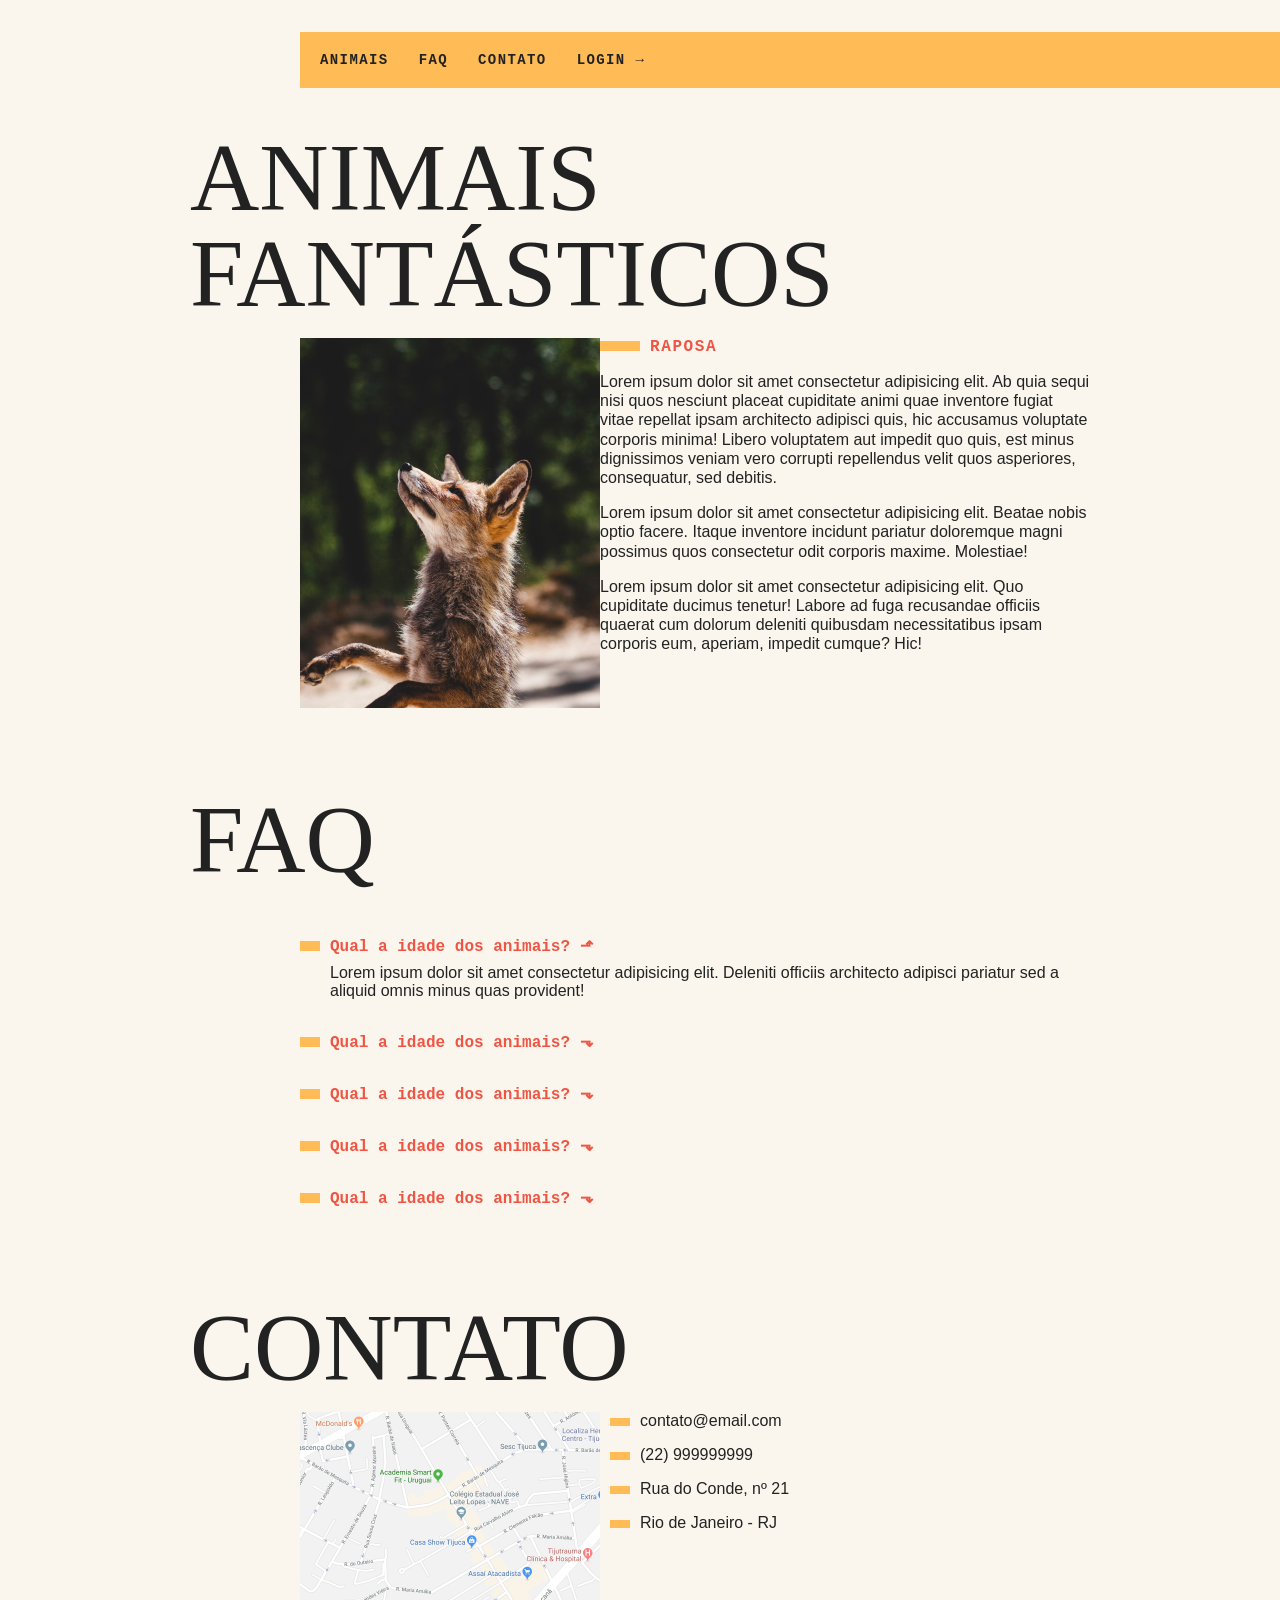
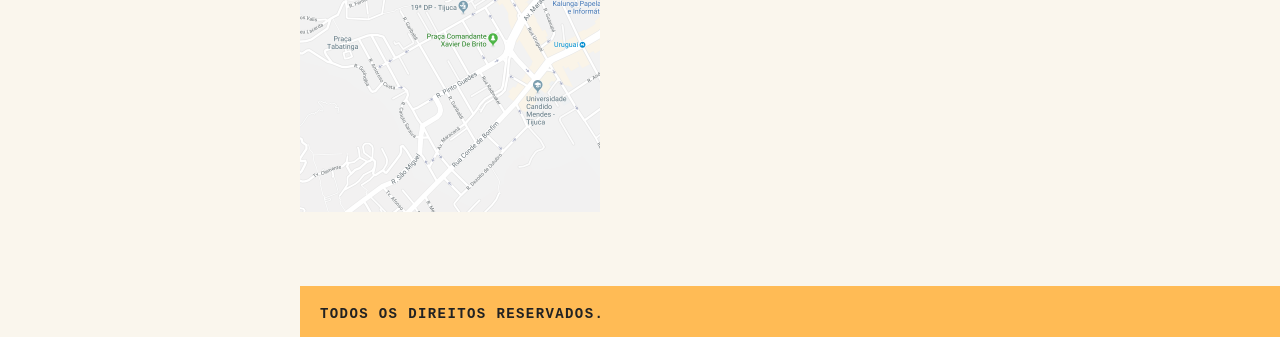
<file: animais-fantasticos/index.html>
<!DOCTYPE html>
<html lang="pt-br">
<head>
    <meta charset="UTF-8">
    <meta name="viewport" content="width=device-width, initial-scale=1.0">
    <title>Animais Fantásticos</title>
    <link rel="stylesheet" href="./css/style.css">

    <script>document.documentElement.className += ' js';</script>
</head>
<body>
    <div class="grid-container">
    <nav class="menu" data-menu="suave">
        <ul>
            <li><a href="#animais">Animais</a></li>
            <li><a href="#faq">FAQ</a></li>
            <li><a href="#contato">Contato</a></li>
            <li><a data-modal="abrir" href="login.html">Login →</a></li>
        </ul>
    </nav>
    <section class="grid-section animais" data-anime="scroll" id="animais">
        <h1 class="titulo">Animais Fantásticos</h1>
        <ul class="animais-lista" data-tab="menu">
            <li>
                <img src="img/imagem1.jpg" alt="">
            </li>
            <li>
                <img src="img/imagem2.jpg" alt="">
            </li>
            <li>
                <img src="img/imagem3.jpg" alt="">
            </li>
            <li>
                <img src="img/imagem4.jpg" alt="">
            </li>
            <li>
                <img src="img/imagem5.jpg" alt="">
            </li>
            <li>
                <img src="img/imagem6.jpg" alt="">
            </li>
        </ul>
        <div class="animais-descricao" data-tab="content">
            <section data-anime="show-right">
                <h2>Raposa</h2>
                <p>Lorem ipsum dolor sit amet consectetur adipisicing elit. Ab quia sequi nisi quos nesciunt placeat cupiditate animi quae inventore fugiat vitae repellat ipsam architecto adipisci quis, hic accusamus voluptate corporis minima! Libero voluptatem aut impedit quo quis, est minus dignissimos veniam vero corrupti repellendus velit quos asperiores, consequatur, sed debitis.</p>
                <p>Lorem ipsum dolor sit amet consectetur adipisicing elit. Beatae nobis optio facere. Itaque inventore incidunt pariatur doloremque magni possimus quos consectetur odit corporis maxime. Molestiae!</p>
                <p>Lorem ipsum dolor sit amet consectetur adipisicing elit. Quo cupiditate ducimus tenetur! Labore ad fuga recusandae officiis quaerat cum dolorum deleniti quibusdam necessitatibus ipsam corporis eum, aperiam, impedit cumque? Hic!</p>
            </section>
            <section data-anime="show-right">
                <h2>Esquilo</h2>
                <p>Lorem ipsum dolor sit amet consectetur adipisicing elit. Ab quia sequi nisi quos nesciunt placeat cupiditate animi quae inventore fugiat vitae repellat ipsam architecto adipisci quis, hic accusamus voluptate corporis minima! Libero voluptatem aut impedit quo quis, est minus dignissimos veniam vero corrupti repellendus velit quos asperiores, consequatur, sed debitis.</p>
                <p>Lorem ipsum dolor sit amet consectetur adipisicing elit. Beatae nobis optio facere. Itaque inventore incidunt pariatur doloremque magni possimus quos consectetur odit corporis maxime. Molestiae!</p>
                <p>Lorem ipsum dolor sit amet consectetur adipisicing elit. Quo cupiditate ducimus tenetur! Labore ad fuga recusandae officiis quaerat cum dolorum deleniti quibusdam necessitatibus ipsam corporis eum, aperiam, impedit cumque? Hic!</p>
            </section>
            <section data-anime="show-down">
                <h2>Urso</h2>
                <p>Lorem ipsum dolor sit amet consectetur adipisicing elit. Ab quia sequi nisi quos nesciunt placeat cupiditate animi quae inventore fugiat vitae repellat ipsam architecto adipisci quis, hic accusamus voluptate corporis minima! Libero voluptatem aut impedit quo quis, est minus dignissimos veniam vero corrupti repellendus velit quos asperiores, consequatur, sed debitis.</p>
                <p>Lorem ipsum dolor sit amet consectetur adipisicing elit. Beatae nobis optio facere. Itaque inventore incidunt pariatur doloremque magni possimus quos consectetur odit corporis maxime. Molestiae!</p>
                <p>Lorem ipsum dolor sit amet consectetur adipisicing elit. Quo cupiditate ducimus tenetur! Labore ad fuga recusandae officiis quaerat cum dolorum deleniti quibusdam necessitatibus ipsam corporis eum, aperiam, impedit cumque? Hic!</p>
            </section>
            <section data-anime="show-down">
                <h2>Lobo</h2>
                <p>Lorem ipsum dolor sit amet consectetur adipisicing elit. Ab quia sequi nisi quos nesciunt placeat cupiditate animi quae inventore fugiat vitae repellat ipsam architecto adipisci quis, hic accusamus voluptate corporis minima! Libero voluptatem aut impedit quo quis, est minus dignissimos veniam vero corrupti repellendus velit quos asperiores, consequatur, sed debitis.</p>
                <p>Lorem ipsum dolor sit amet consectetur adipisicing elit. Beatae nobis optio facere. Itaque inventore incidunt pariatur doloremque magni possimus quos consectetur odit corporis maxime. Molestiae!</p>
                <p>Lorem ipsum dolor sit amet consectetur adipisicing elit. Quo cupiditate ducimus tenetur! Labore ad fuga recusandae officiis quaerat cum dolorum deleniti quibusdam necessitatibus ipsam corporis eum, aperiam, impedit cumque? Hic!</p>
            </section>
            <section data-anime="show-right">
                <h2>Macaco</h2>
                <p>Lorem ipsum dolor sit amet consectetur adipisicing elit. Ab quia sequi nisi quos nesciunt placeat cupiditate animi quae inventore fugiat vitae repellat ipsam architecto adipisci quis, hic accusamus voluptate corporis minima! Libero voluptatem aut impedit quo quis, est minus dignissimos veniam vero corrupti repellendus velit quos asperiores, consequatur, sed debitis.</p>
                <p>Lorem ipsum dolor sit amet consectetur adipisicing elit. Beatae nobis optio facere. Itaque inventore incidunt pariatur doloremque magni possimus quos consectetur odit corporis maxime. Molestiae!</p>
                <p>Lorem ipsum dolor sit amet consectetur adipisicing elit. Quo cupiditate ducimus tenetur! Labore ad fuga recusandae officiis quaerat cum dolorum deleniti quibusdam necessitatibus ipsam corporis eum, aperiam, impedit cumque? Hic!</p>
            </section>
            <section data-anime="show-down">
                <h2>Leão</h2>
                <p>Lorem ipsum dolor sit amet consectetur adipisicing elit. Ab quia sequi nisi quos nesciunt placeat cupiditate animi quae inventore fugiat vitae repellat ipsam architecto adipisci quis, hic accusamus voluptate corporis minima! Libero voluptatem aut impedit quo quis, est minus dignissimos veniam vero corrupti repellendus velit quos asperiores, consequatur, sed debitis.</p>
                <p>Lorem ipsum dolor sit amet consectetur adipisicing elit. Beatae nobis optio facere. Itaque inventore incidunt pariatur doloremque magni possimus quos consectetur odit corporis maxime. Molestiae!</p>
                <p>Lorem ipsum dolor sit amet consectetur adipisicing elit. Quo cupiditate ducimus tenetur! Labore ad fuga recusandae officiis quaerat cum dolorum deleniti quibusdam necessitatibus ipsam corporis eum, aperiam, impedit cumque? Hic!</p>
            </section>
        </div>
    </section>
    <section class="grid-section faq" data-anime="scroll" id="faq">
        <h1 class="titulo">FAQ</h1>
        <dl class="faq-lista" data-lista="accordion">
            <dt>Qual a idade dos animais?</dt>
            <dd>Lorem ipsum dolor sit amet consectetur adipisicing elit. Deleniti officiis architecto adipisci pariatur sed a aliquid omnis minus quas provident!</dd>
            <dt>Qual a idade dos animais?</dt>
            <dd>Lorem ipsum dolor sit amet consectetur adipisicing elit. Deleniti officiis architecto adipisci pariatur sed a aliquid omnis minus quas provident!</dd>
            <dt>Qual a idade dos animais?</dt>
            <dd>Lorem ipsum dolor sit amet consectetur adipisicing elit. Deleniti officiis architecto adipisci pariatur sed a aliquid omnis minus quas provident!</dd>
            <dt>Qual a idade dos animais?</dt>
            <dd>Lorem ipsum dolor sit amet consectetur adipisicing elit. Deleniti officiis architecto adipisci pariatur sed a aliquid omnis minus quas provident!</dd>
            <dt>Qual a idade dos animais?</dt>
            <dd>Lorem ipsum dolor sit amet consectetur adipisicing elit. Deleniti officiis architecto adipisci pariatur sed a aliquid omnis minus quas provident!</dd>
        </dl>
    </section>
    <section class="grid-section contato" data-anime="scroll" id="contato">
        <h1 class="titulo">Contato</h1>
        <div class="mapa" data-tooltip aria-label="Endereço proximo ao estacionamento">
            <img src="./img/mapa.png" alt="">
        </div>
        <ul class="dados">
            <li>contato@email.com</li>
            <li>(22) 999999999</li>
            <li>Rua do Conde, nº 21</li>
            <li>Rio de Janeiro - RJ</li>
        </ul>
    </section>

    <footer class="copy">
        <p>Todos os direitos reservados.</p>
    </footer>
    </div>

    <section class="modal-container" data-modal="container">
        <div class="modal">
            <button data-modal="fechar" class="fechar">X</button>
            <form action="">
                <label for="email">Email</label>
                <input type="text" for="email" id="email">
                <label for="senha">Senha</label>
                <input type="password" for="senha" id="senha">
                <button type="submit">Entrar</button>
            </form>
        </div>
    </section>
    <script type="module" src="js/script.js"></script>
</body>
</html>
</file>
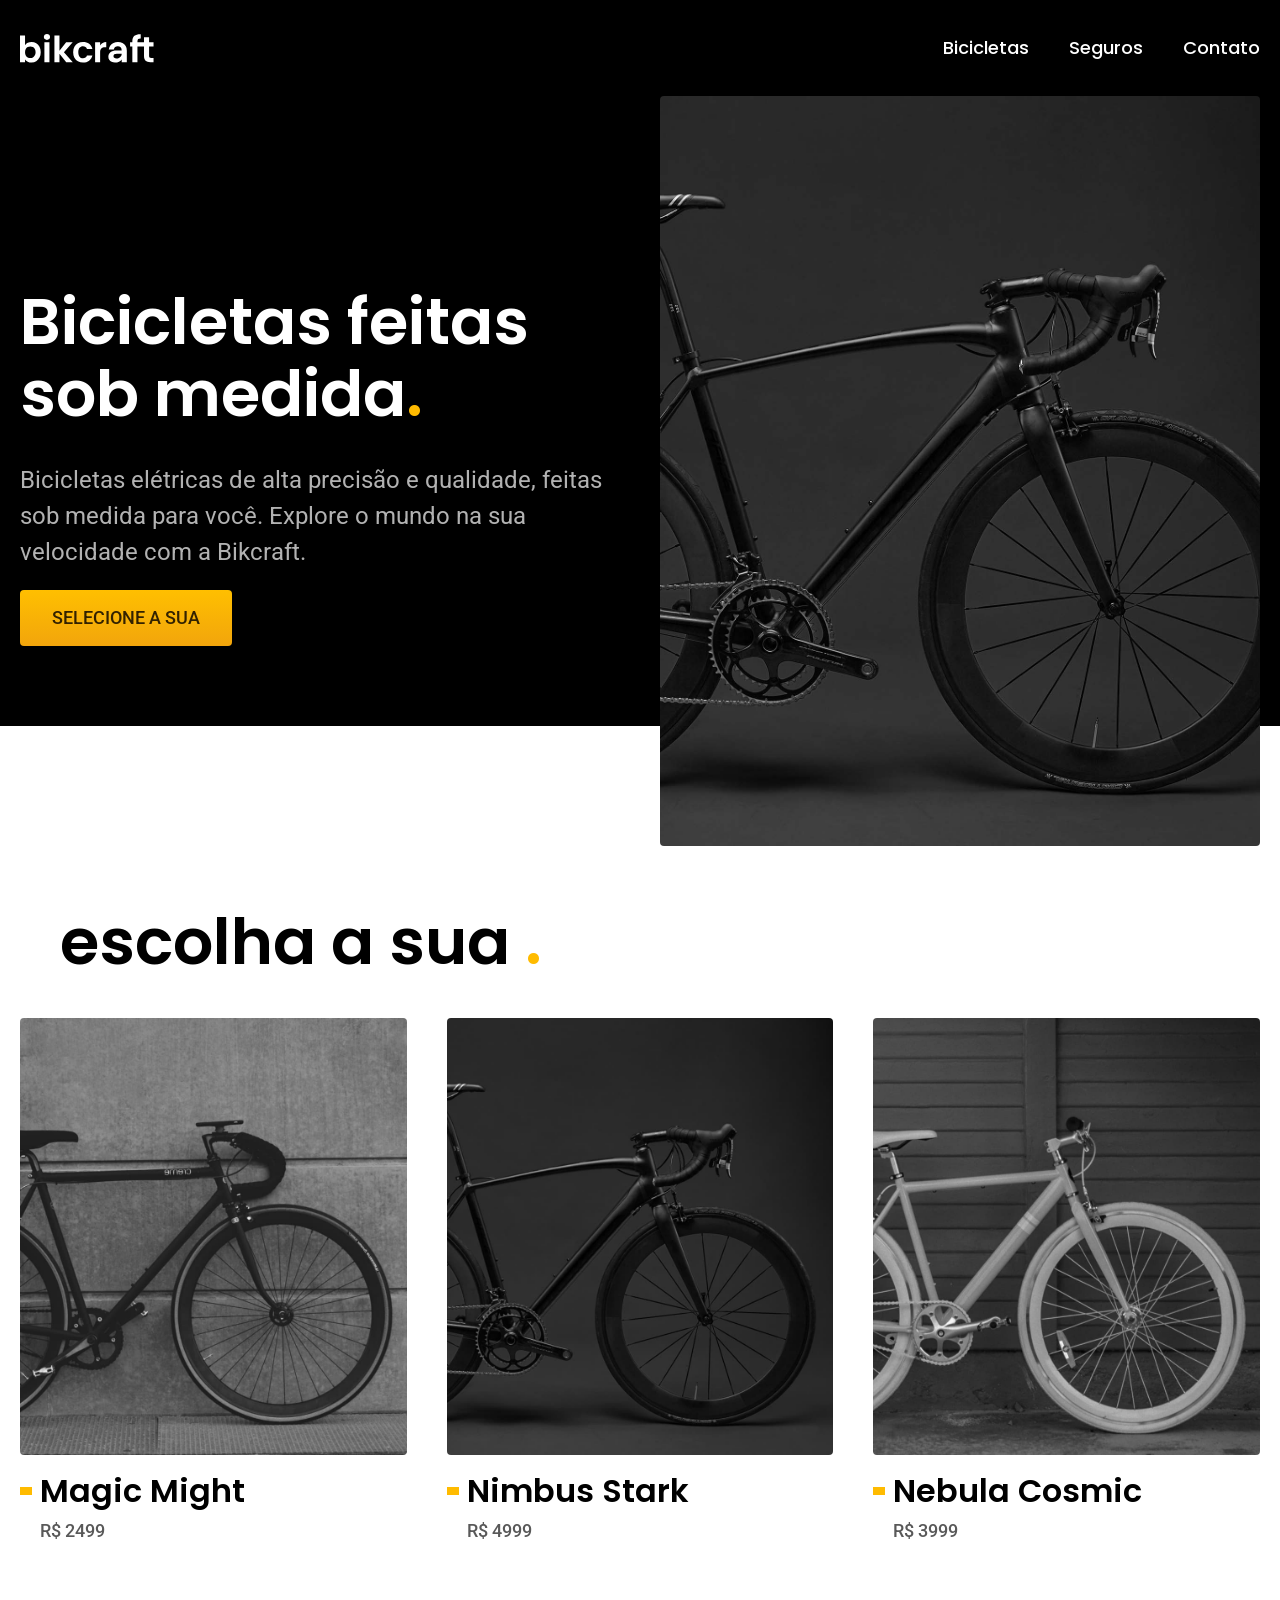
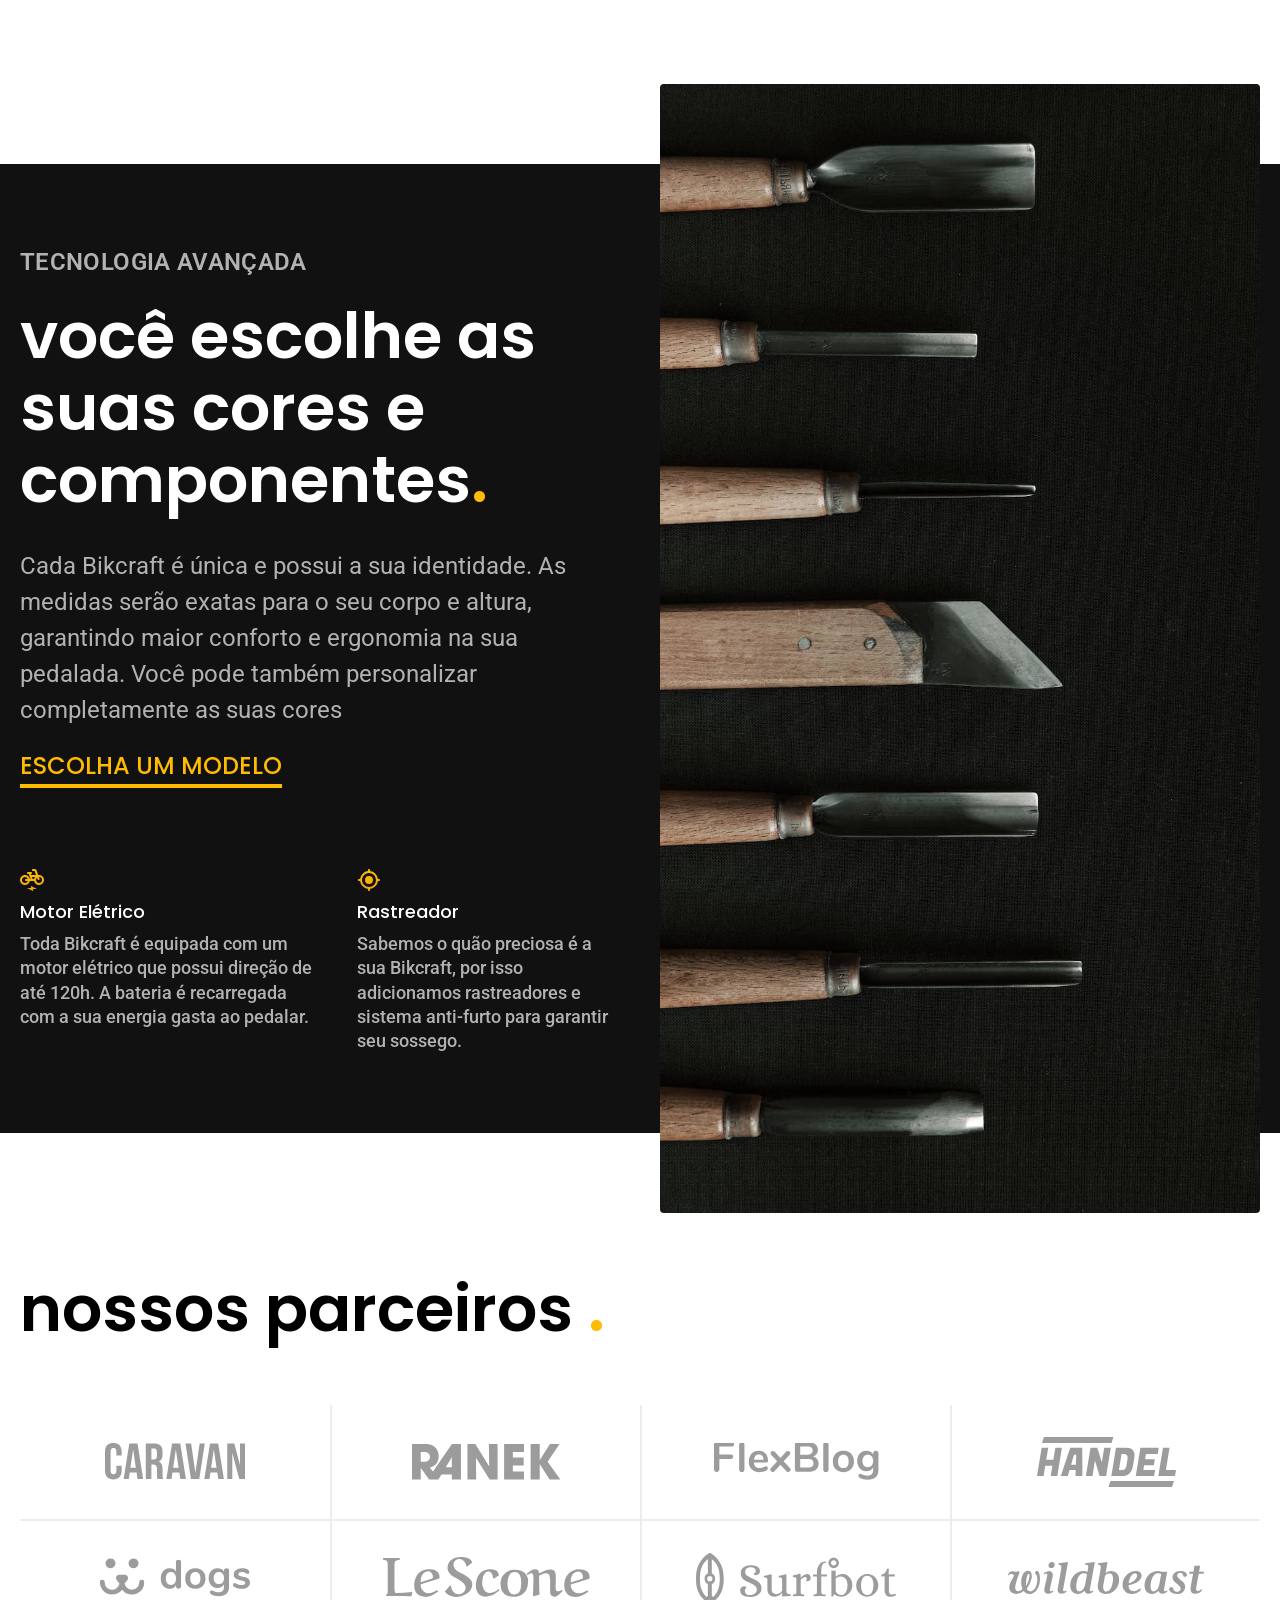
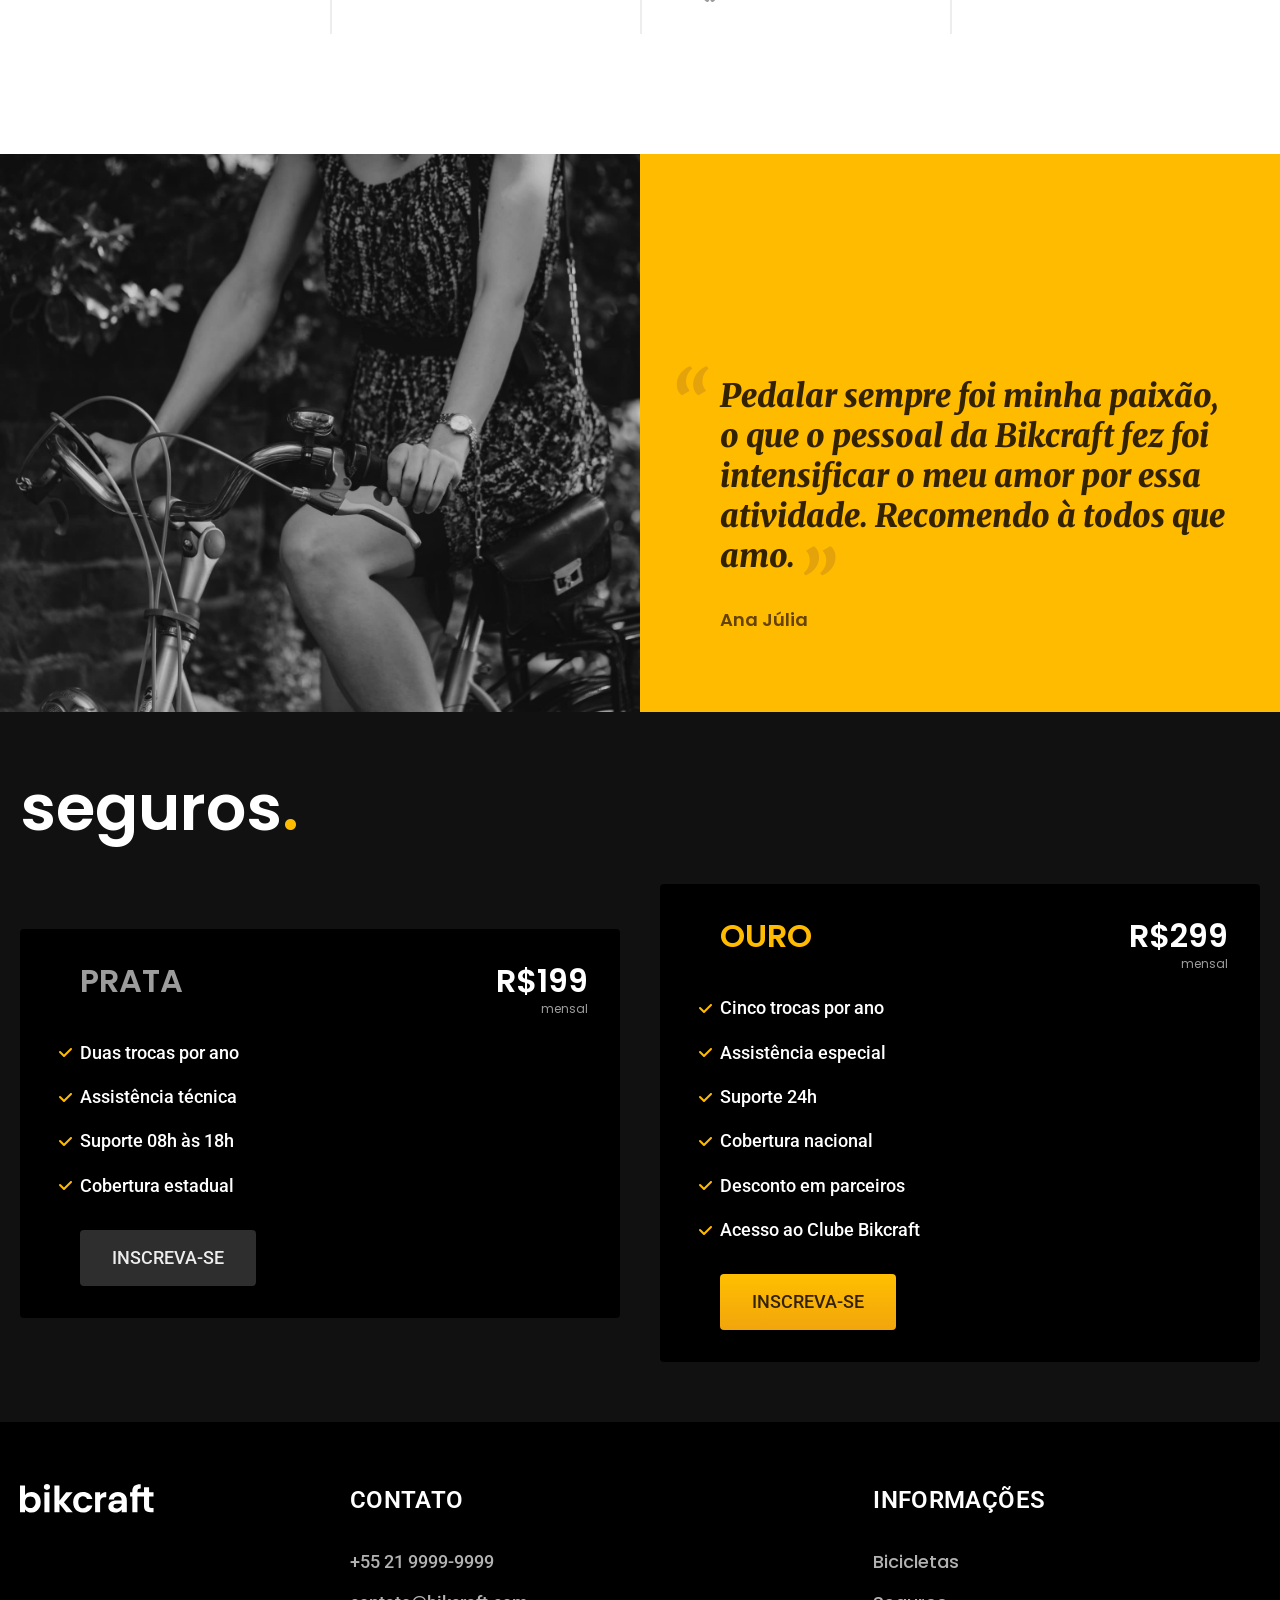
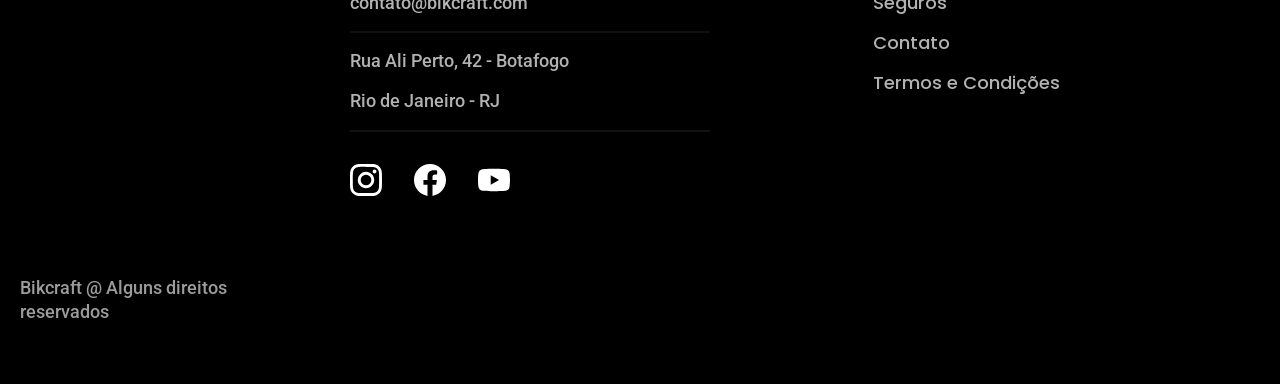
<file: projeto-final/index.html>
<!DOCTYPE html>
<html lang="en">
<head>
    <meta charset="UTF-8">
    <meta name="viewport" content="width=device-width, initial-scale=1.0">
    <title>Document</title>

    <link rel="stylesheet" href="./css/style.css">
    <link rel="preconnect" href="https://fonts.googleapis.com">
    <link rel="preconnect" href="https://fonts.gstatic.com" crossorigin>
    <link href="https://fonts.googleapis.com/css2?family=Poppins:wght@400;600&display=swap" rel="stylesheet">
    <link href="https://fonts.googleapis.com/css2?family=Roboto:ital,wdth@0,87.5;1,87.5&display=swap" rel="stylesheet">
    <link href="https://fonts.googleapis.com/css2?family=Roboto:ital,wdth,wght@0,87.5,500;1,87.5,500&display=swap" rel="stylesheet">
    <link href="https://fonts.googleapis.com/css2?family=Merriweather:ital,opsz,wght@1,18..144,900&family=Roboto:ital,wdth,wght@1,87.5,900&display=swap" rel="stylesheet">
    

</head>
<body>
    <header class="header-bg">
        <div class="header container">
            <a href="./">
                <img src="./img/bikcraft.svg" alt="Bikcraft">
            </a>

        <nav aria-label="primaria">
            <ul class="header-menu font-1-m cor-0">
                <li><a href="./bicicletas.html">Bicicletas</a></li>
                <li><a href="./seguros.html">Seguros</a></li>
                <li><a href="./contato.html">Contato</a></li>
            </ul>
        </nav>
        </div>
    </header>

    <main class="introducao-bg">
        <div class="introducao container">
            <div class="introducao-conteudo">
            <h1 class="font-1-xxl cor-0">Bicicletas feitas sob medida<span class="cor-p1">.</span></h1>
            <p class="font-2-l cor-5">Bicicletas elétricas de alta precisão e qualidade, feitas sob medida para você. Explore o mundo na sua velocidade com a Bikcraft.</p>
            <a class="botao" href="./bicicletas.html">Selecione a sua</a>
            </div>
            <div class="introducao-imagem">
            <img src="./img/fotos/introducao.jpg" alt="Bicicleta elétrica preta">
            </div>
        </div>
    </main>
    
    <article class="bicicletas-lista">
    <h2 class="container font-1-xxl">escolha a sua <span class="cor-p1">.</span></h2>

    <ul>
        <li>
            <a href="./bicicletas/magic.html">
            <img src="./img/bicicletas/magic-home.jpg" alt="Bicicleta preta">
            <h3 class="font-1-xl">Magic Might</h3>
            <span class="font-2-m cor-8">R$ 2499</span>
            </a>
        </li>
        <li>
            <a href="./bicicletas/nimbus.html">
            <img src="./img/bicicletas/nimbus-home.jpg" alt="Bicicleta preta">
            <h3 class="font-1-xl">Nimbus Stark</h3>
            <span class="font-2-m cor-8">R$ 4999</span>
            </a>
        </li>
        <li>
            <a href="./bicicletas/nebula.html">
            <img src="./img/bicicletas/nebula-home.jpg" alt="Bicicleta preta">
            <h3 class="font-1-xl">Nebula Cosmic</h3>
            <span class="font-2-m cor-8">R$ 3999</span>
            </a>
        </li>
    </ul>
    </article>

    <article class="tecnologia-bg">
        <div class="tecnologia container">
            <div class="tecnologia-conteudo">
                <span class="font-2-l-b cor-5">Tecnologia avançada</span>
                <h2 class="font-1-xxl cor-0">você escolhe as suas cores e componentes<span class="cor-p1">.</span></h2>
                <p class="font-2-l cor-5">Cada Bikcraft é única e possui a sua identidade. As medidas serão exatas para o seu corpo e altura, garantindo maior conforto e ergonomia na sua pedalada. Você pode também personalizar completamente as suas cores</p>
                <a class="link" href="./bicicletas.html">Escolha um modelo</a>

                <div class="tecnologia-vantagens">
                <div>
                    <img src="./img/icones/eletrica.svg" alt="">
                    <h3 class="font-1-m cor-0">Motor Elétrico</h3>
                    <p class="font-2-m cor-5">Toda Bikcraft é equipada com um motor elétrico que possui direção de até 120h. A bateria é recarregada com a sua energia gasta ao pedalar.</p>
                </div>
                <div>
                    <img src="./img/icones/rastreador.svg" alt="">
                    <h3 class="font-1-m cor-0">Rastreador</h3>
                    <p class="font-2-m cor-5">Sabemos o quão preciosa é a sua Bikcraft, por isso adicionamos rastreadores e sistema anti-furto para garantir seu sossego.</p>
                </div>
                </div>
            </div>
                <div class="tecnologia-imagem">
                    <img src="./img/fotos/tecnologia.jpg" alt="">
                </div>
        </div>
    </article>

    <section class="parceiros" aria-label="Nossos parceiros">
         <h2 class="container font-1-xxl">nossos parceiros <span class="cor-p1">.</span></h2>

         <ul>
            <li><img src="./img/parceiros/caravan.svg" alt="caravan"></li>
            <li><img src="./img/parceiros/ranek.svg" alt="ranek"></li>
            <li><img src="./img/parceiros/flexblog.svg" alt="flexblog"></li>
            <li><img src="./img/parceiros/handel.svg" alt="handel"></li>
            <li><img src="./img/parceiros/dogs.svg" alt="dogs"></li>
            <li><img src="./img/parceiros/lescone.svg" alt="lescone"></li>
            <li><img src="./img/parceiros/surfbot.svg" alt="surfbot"></li>
            <li><img src="./img/parceiros/wildbeast.svg" alt="wildbeast"></li>
         </ul>
    </section>

    <section class="depoimento" aria-label="Depoimento">
        <div>
            <img src="./img/fotos/depoimento.jpg" alt=""Pessoa pedalando numa bicicleta Bikcraft>
        </div>
        <div class="depoimento-conteudo">
            <blockquote class="font-1-xl cor-p5">
                <p>Pedalar sempre foi minha paixão, o que o pessoal da Bikcraft fez foi intensificar o meu amor por essa atividade. Recomendo à todos que amo.</p>
            </blockquote>
            <span class="font-1-m-b cor-p4">Ana Júlia</span>
        </div>
    </section>

    <article class="seguros-bg">
        <div class="seguros container">
            <h2 class="font-1-xxl cor-0">seguros<span class="cor-p1">.</span></h3>
                <div class="seguros-tipos">
                <h3 class="font-1-xl cor-6">PRATA</h3>
                <span class="font-1-xl cor-0">R$199 <span class="font-1-xs cor-6">mensal</span></span>
                <ul class="font-2-m cor-0">
                    <li>Duas trocas por ano</li>
                    <li>Assistência técnica</li>
                    <li>Suporte 08h às 18h</li>
                    <li>Cobertura estadual</li>
                </ul>
                <a class="botao secundario" href="./">Inscreva-se</a>
            </div>

            <div class="seguros-tipos">
                <h3 class="font-1-xl cor-p1">OURO</h3>
                <span class="font-1-xl cor-0">R$299 <span class="font-1-xs cor-6">mensal</span></span>
                <ul class="font-2-m cor-0">
                    <li>Cinco trocas por ano</li>
                    <li>Assistência especial</li>
                    <li>Suporte 24h</li>
                    <li>Cobertura nacional</li>
                    <li>Desconto em parceiros</li>
                    <li>Acesso ao Clube Bikcraft</li>
                </ul>
                <a class="botao" href="./">Inscreva-se</a>
            </div>
        </div>
        </article>

        <footer class="footer-bg">
            <div class="footer container">
                <img src="./img/bikcraft.svg" alt="">
                <div class="footer-contato">
                    <h3 class="font-2-l-b cor-0">Contato</h3>
                    <ul class="font-2-m cor-5">
                        <li><a href="tel:+5522999999999">+55 21 9999-9999 </a></li>
                        <li><a href="mailto:contato@bikcraft.com">contato@bikcraft.com</a></li>
                        <li>Rua Ali Perto, 42 - Botafogo</li>
                        <li>Rio de Janeiro - RJ</li>
                    </ul>
                    <div class="footer-redes">
                        <a href="./">
                            <img src="./img/redes/instagram.svg" alt="Instagram">
                        </a>
                        <a href="./">
                            <img src="./img/redes/facebook.svg" alt="Facebook">
                        </a>
                        <a href="./">
                            <img src="./img/redes/youtube.svg" alt="Youtube">
                        </a>
                    </div>
                    </div>
                    <div class="footer-informacoes">
                        <h3 class="font-2-l-b cor-0">Informações</h3>
                        <nav>
                            <ul class="font-1-m cor-5">
                                <li><a href="./bicicletas.html">Bicicletas</a></li>
                                <li><a href="./seguros.html">Seguros</a></li>
                                <li><a href="./contato.html">Contato</a></li>
                                <li><a href="./termos.html">Termos e Condições</a></li>
                            </ul>
                        </nav>
            </div>
            <p class="footer-copy font-2-m cor-6">Bikcraft @ Alguns direitos reservados</p>
            </div>
        </footer>

        <script src="./js/script.js"></script>
</body>
</html>
</file>
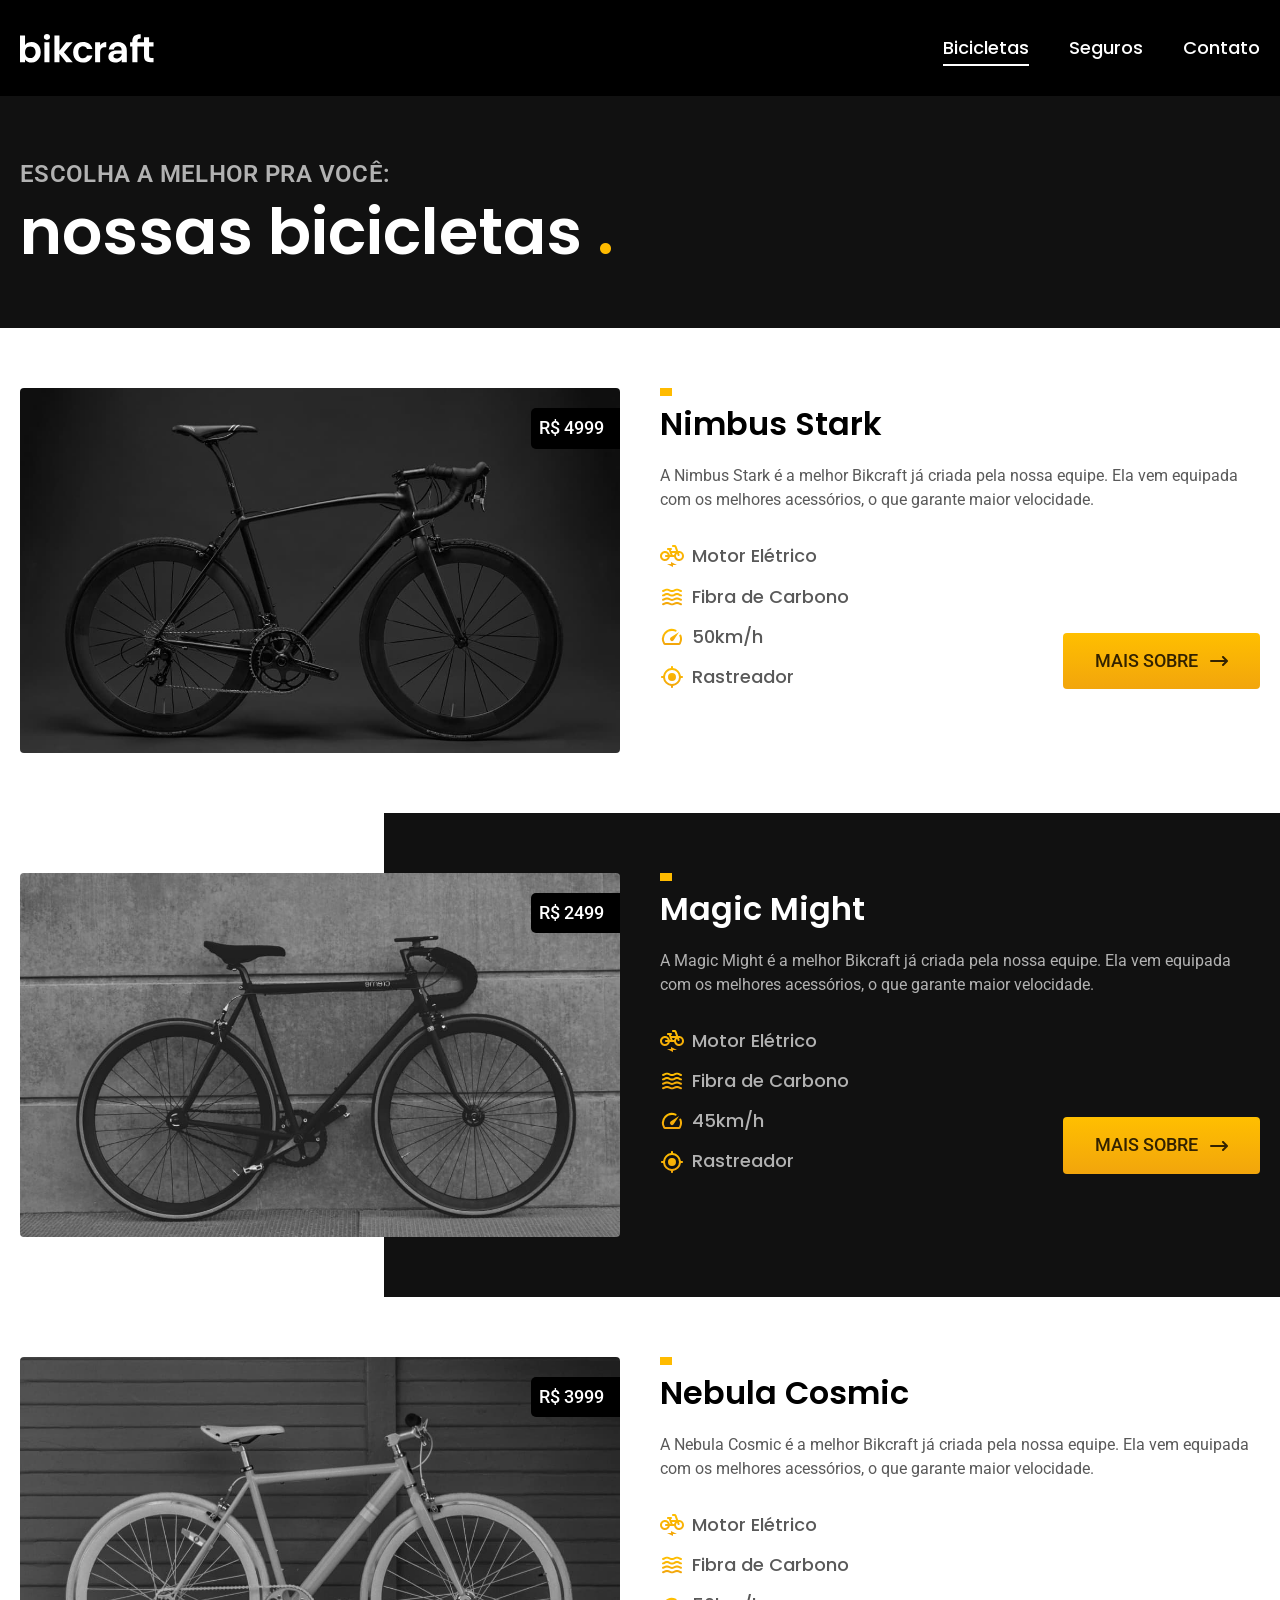
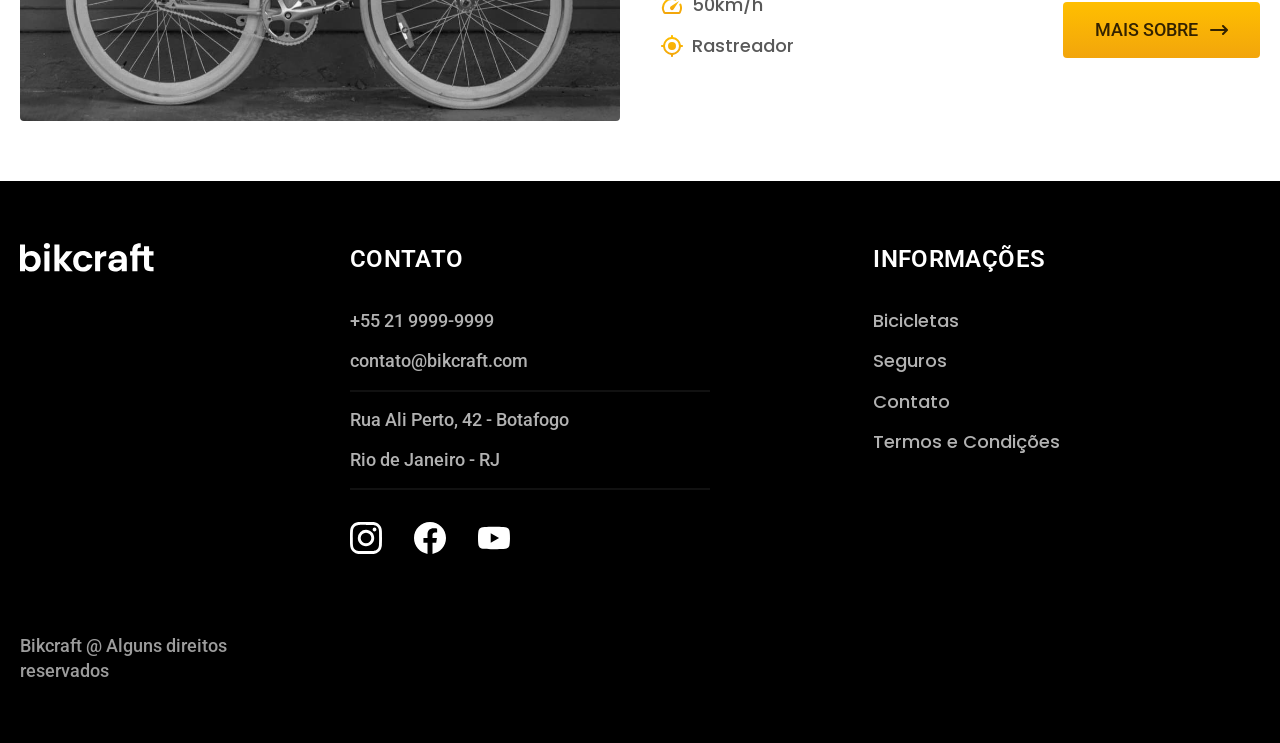
<file: projeto-final/bicicletas.html>
<!DOCTYPE html>
<html lang="en">
<head>
    <meta charset="UTF-8">
    <meta name="viewport" content="width=device-width, initial-scale=1.0">
    <title>Bicicletas | Bikcraft - Bicicletas Elétricas </title>

    <link rel="stylesheet" href="./css/style.css">
    <link rel="preconnect" href="https://fonts.googleapis.com">
    <link rel="preconnect" href="https://fonts.gstatic.com" crossorigin>
    <link href="https://fonts.googleapis.com/css2?family=Poppins:wght@400;600&display=swap" rel="stylesheet">
    <link href="https://fonts.googleapis.com/css2?family=Roboto:ital,wdth@0,87.5;1,87.5&display=swap" rel="stylesheet">
    <link href="https://fonts.googleapis.com/css2?family=Roboto:ital,wdth,wght@0,87.5,500;1,87.5,500&display=swap" rel="stylesheet">
    <link href="https://fonts.googleapis.com/css2?family=Merriweather:ital,opsz,wght@1,18..144,900&family=Roboto:ital,wdth,wght@1,87.5,900&display=swap" rel="stylesheet">

</head>
<body id="bicicletas">
    <header class="header-bg">
        <div class="header container">
            <a href="./">
                <img src="./img/bikcraft.svg" alt="Bikcraft">
            </a>

        <nav aria-label="primaria">
            <ul class="header-menu font-1-m cor-0">
                <li><a href="./bicicletas.html">Bicicletas</a></li>
                <li><a href="./seguros.html">Seguros</a></li>
                <li><a href="./contato.html">Contato</a></li>
            </ul>
        </nav>
        </div>
    </header>

    <main>
        <div class="titulo-bg">
            <div class="titulo container">
                <p class="font-2-l-b cor-5">Escolha a melhor pra você:</p>
                <h1 class="font-1-xxl cor-0">nossas bicicletas <span class="cor-p1">.</span></h1>
            </div>
        </div>

            <div class="bicicletas container">
                <div class="bicicletas-imagem">
                    <img src="./img/bicicletas/nimbus.jpg" alt="Bicicleta Preta">
                    <span class="font-2-m cor-0">R$ 4999</span>
                </div>
                <div class="bicicletas-conteudo">
                    <h2 class="font-1-xl">Nimbus Stark</h2>
                    <p class="font-2-s cor-8">A Nimbus Stark é a melhor Bikcraft já criada pela nossa equipe. Ela vem equipada com os melhores acessórios, o que garante maior velocidade.</p>
                    <ul class="font-1-m cor-8">
                        <li>
                            <img src="./img/icones/eletrica.svg" alt="">
                            Motor Elétrico
                        </li>
                        <li>
                            <img src="./img/icones/carbono.svg" alt="">
                            Fibra de Carbono
                        </li>
                        <li>
                            <img src="./img/icones/velocidade.svg" alt="">
                            50km/h
                        </li>
                        <li>
                            <img src="./img/icones/rastreador.svg" alt="">
                                Rastreador
                       </li>
                    </ul>
                    <a class="botao seta" href="./bicicletas/nimbus.html">Mais Sobre</a>
                </div>
        </div>
        <div class="bicicletas-bg">
            <div class="bicicletas container">
                <div class="bicicletas-imagem">
                    <img src="./img/bicicletas/magic.jpg" alt="Bicicleta Preta">
                    <span class="font-2-m cor-0">R$ 2499</span>
                </div>
                <div class="bicicletas-conteudo">
                    <h2 class="font-1-xl cor-0">Magic Might</h2>
                    <p class="font-2-s cor-5">A Magic Might é a melhor Bikcraft já criada pela nossa equipe. Ela vem equipada com os melhores acessórios, o que garante maior velocidade.</p>
                    <ul class="font-1-m cor-5">
                        <li>
                            <img src="./img/icones/eletrica.svg" alt="">
                            Motor Elétrico
                        </li>
                        <li>
                            <img src="./img/icones/carbono.svg" alt="">
                            Fibra de Carbono
                        </li>
                        <li>
                            <img src="./img/icones/velocidade.svg" alt="">
                            45km/h
                        </li>
                        <li>
                            <img src="./img/icones/rastreador.svg" alt="">
                                Rastreador
                       </li>
                    </ul>
                    <a class="botao seta" href="./bicicletas/magic.html">Mais Sobre</a>
                </div>
            </div>
        </div>
            <div class="bicicletas container">
                <div class="bicicletas-imagem">
                    <img src="./img/bicicletas/nebula.jpg" alt="Bicicleta Preta">
                    <span class="font-2-m cor-0">R$ 3999</span>
                </div>
                <div class="bicicletas-conteudo">
                    <h2 class="font-1-xl">Nebula Cosmic</h2>
                    <p class="font-2-s cor-8">A Nebula Cosmic é a melhor Bikcraft já criada pela nossa equipe. Ela vem equipada com os melhores acessórios, o que garante maior velocidade.</p>
                    <ul class="font-1-m cor-8">
                        <li>
                            <img src="./img/icones/eletrica.svg" alt="">
                            Motor Elétrico
                        </li>
                        <li>
                            <img src="./img/icones/carbono.svg" alt="">
                              Fibra de Carbono
                        </li>
                        <li>
                            <img src="./img/icones/velocidade.svg" alt="">
                            50km/h
                        </li>
                        <li>
                            <img src="./img/icones/rastreador.svg" alt="">
                                Rastreador
                       </li>
                    </ul>
                    <a class="botao seta" href="./bicicletas/nebula.html">Mais Sobre</a>
            </div>
        </div>
    </main>

        <footer class="footer-bg">
            <div class="footer container">
                <img src="./img/bikcraft.svg" alt="">
                <div class="footer-contato">
                    <h3 class="font-2-l-b cor-0">Contato</h3>
                    <ul class="font-2-m cor-5">
                        <li><a href="tel:+5522999999999">+55 21 9999-9999 </a></li>
                        <li><a href="mailto:contato@bikcraft.com">contato@bikcraft.com</a></li>
                        <li>Rua Ali Perto, 42 - Botafogo</li>
                        <li>Rio de Janeiro - RJ</li>
                    </ul>
                    <div class="footer-redes">
                        <a href="./">
                            <img src="./img/redes/instagram.svg" alt="Instagram">
                        </a>
                        <a href="./">
                            <img src="./img/redes/facebook.svg" alt="Facebook">
                        </a>
                        <a href="./">
                            <img src="./img/redes/youtube.svg" alt="Youtube">
                        </a>
                    </div>
                    </div>
                    <div class="footer-informacoes">
                        <h3 class="font-2-l-b cor-0">Informações</h3>
                        <nav>
                            <ul class="font-1-m cor-5">
                                <li><a href="./bicicletas.html">Bicicletas</a></li>
                                <li><a href="./seguros.html">Seguros</a></li>
                                <li><a href="./contato.html">Contato</a></li>
                                <li><a href="./termos.html">Termos e Condições</a></li>
                            </ul>
                        </nav>
            </div>
            <p class="footer-copy font-2-m cor-6">Bikcraft @ Alguns direitos reservados</p>
            </div>
        </footer>
<script src="./js/script.js"></script>
</body>
</html>
</file>
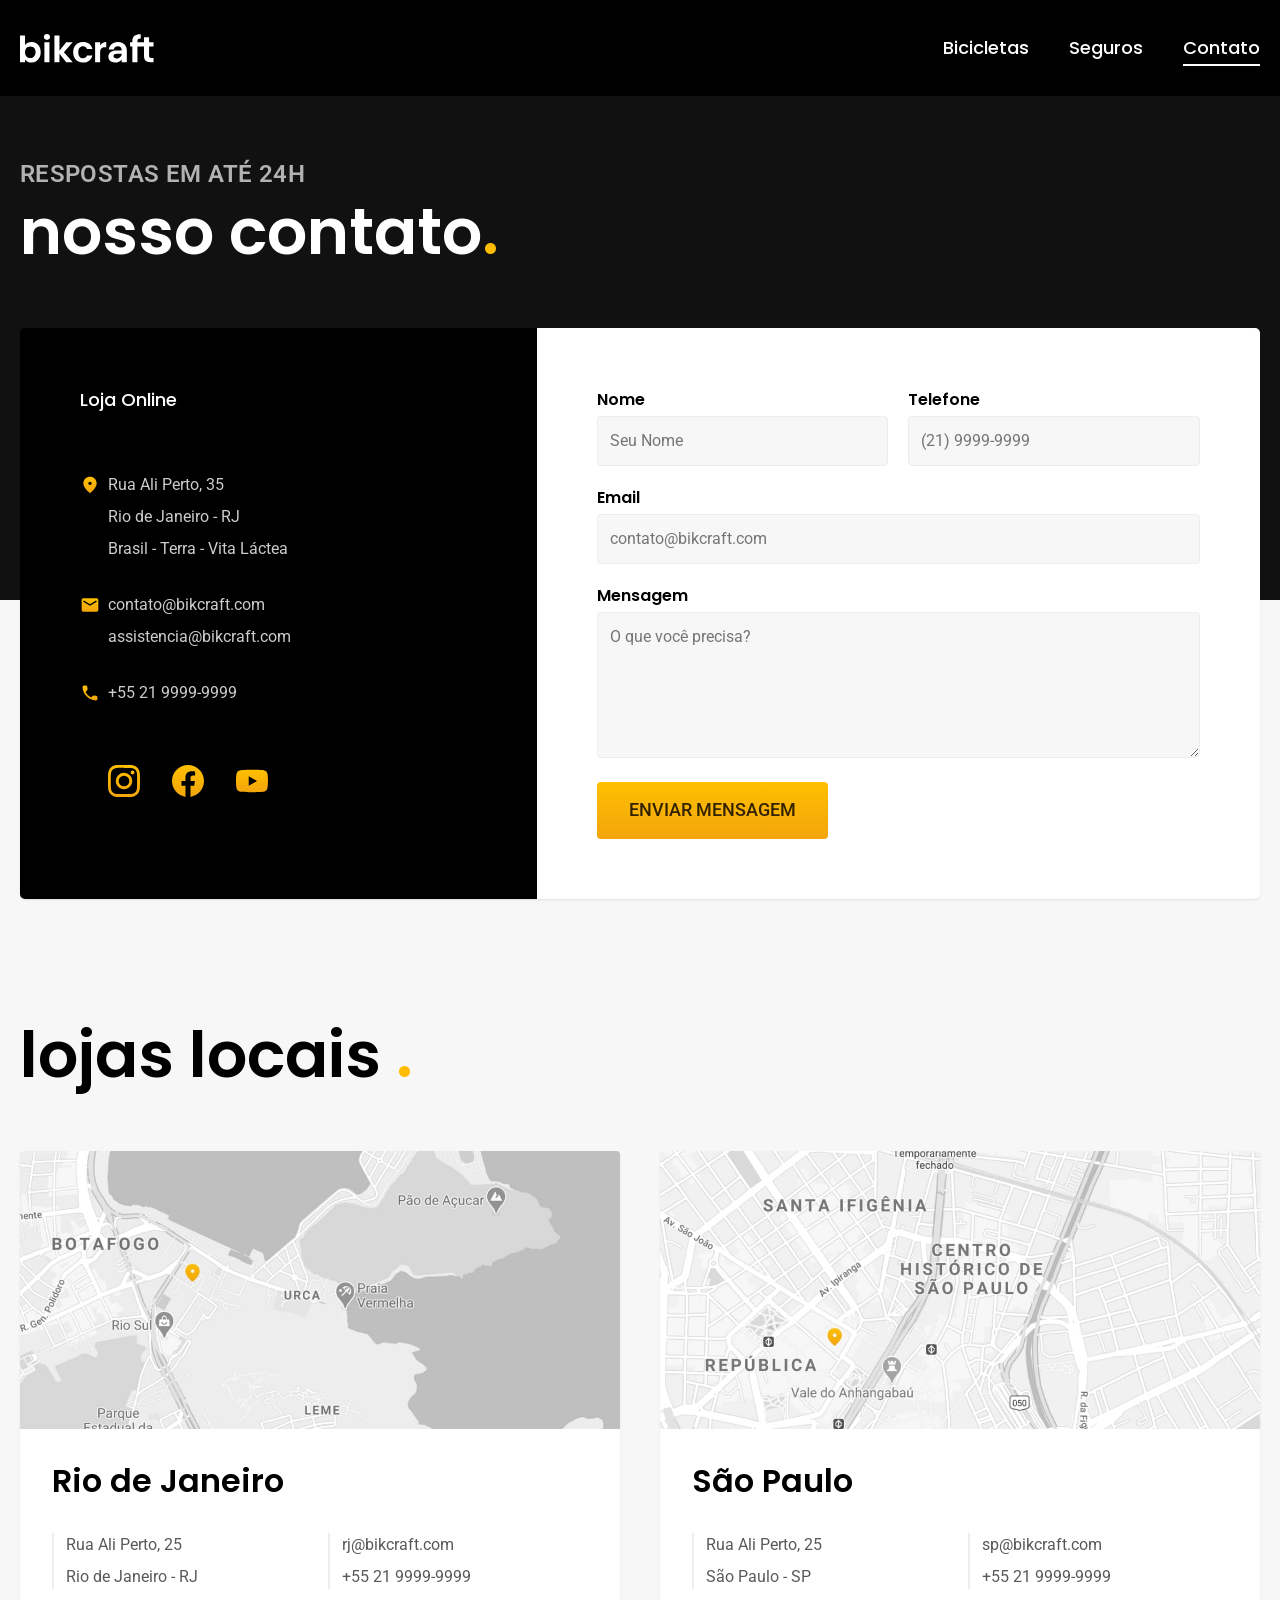
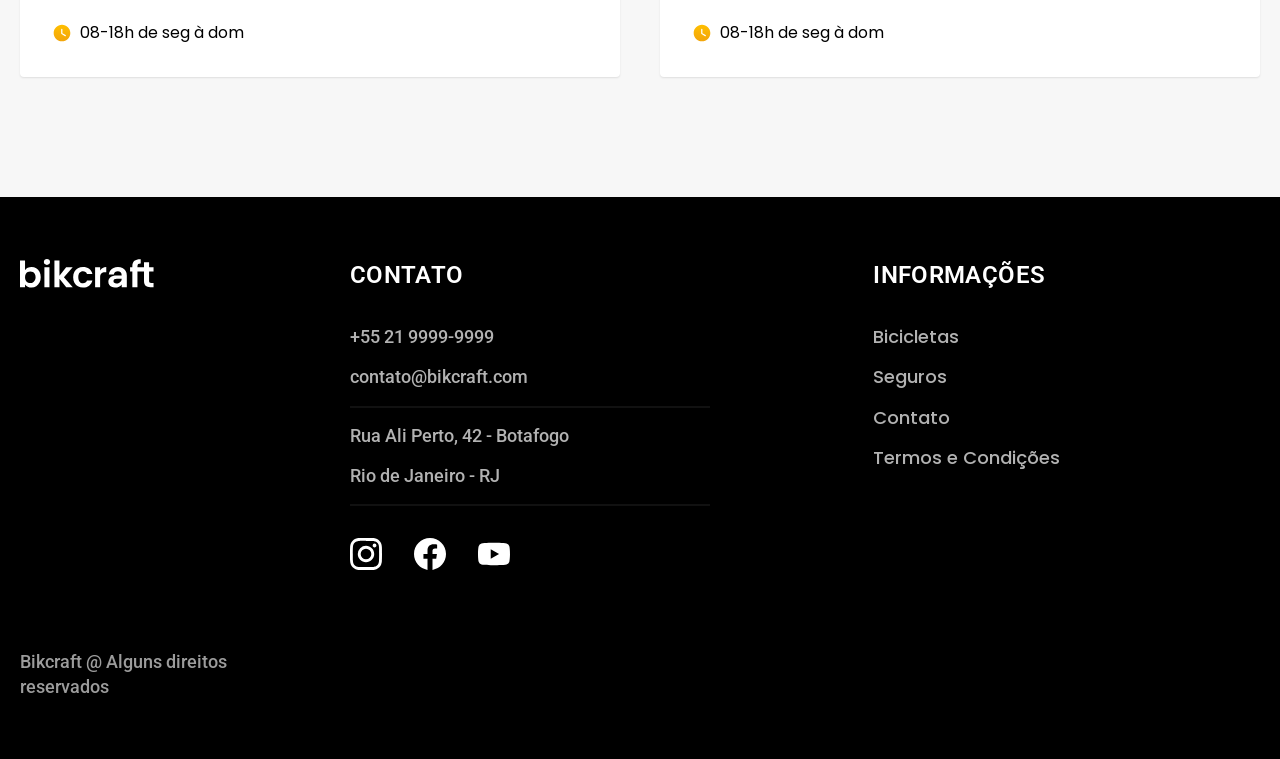
<file: projeto-final/contato.html>
<!DOCTYPE html>
<html lang="en">
<head>
    <meta charset="UTF-8">
    <meta name="viewport" content="width=device-width, initial-scale=1.0">
    <title>Contato | Bikcraft - Bicicletas Elétricas </title>

    <link rel="stylesheet" href="./css/style.css">
    <link rel="preconnect" href="https://fonts.googleapis.com">
    <link rel="preconnect" href="https://fonts.gstatic.com" crossorigin>
    <link href="https://fonts.googleapis.com/css2?family=Poppins:wght@400;600&display=swap" rel="stylesheet">
    <link href="https://fonts.googleapis.com/css2?family=Roboto:ital,wdth@0,87.5;1,87.5&display=swap" rel="stylesheet">
    <link href="https://fonts.googleapis.com/css2?family=Roboto:ital,wdth,wght@0,87.5,500;1,87.5,500&display=swap" rel="stylesheet">
    <link href="https://fonts.googleapis.com/css2?family=Merriweather:ital,opsz,wght@1,18..144,900&family=Roboto:ital,wdth,wght@1,87.5,900&display=swap" rel="stylesheet">

</head>
<body id="contato">
    <header class="header-bg">
        <div class="header container">
            <a href="./">
                <img src="./img/bikcraft.svg" alt="Bikcraft">
            </a>

        <nav aria-label="primaria">
            <ul class="header-menu font-1-m cor-0">
                <li><a href="./bicicletas.html">Bicicletas</a></li>
                <li><a href="./seguros.html">Seguros</a></li>
                <li><a href="./contato.html">Contato</a></li>
            </ul>
        </nav>
        </div>
    </header>
    <main>
        <div class="titulo-bg">
            <div class="titulo container">
                <p class="font-2-l-b cor-5">Respostas em até 24h</p>
                <h1 class="font-1-xxl cor-0">nosso contato<span class="cor-p1">.</span></h1>
            </div>
        </div>

    <div class="contato container">
        <section class="contato-dados" aria-label="Endereço">
            <h2 class="font-1-m cor-0">Loja Online</h2>
            <div class="contato-endereco font-2-s cor-4">
                <p>Rua Ali Perto, 35</p>
                <p>Rio de Janeiro - RJ</p>
                <p>Brasil - Terra - Vita Láctea</p>
            </div>
            <address class="contato-meios font-2-s cor-4">
                <a href="mailto:contato@bikcraft.com">contato@bikcraft.com</a>
                <a href="mailto:assistencia@bikcraft.com">assistencia@bikcraft.com</a>
                <a href="tel:+5522999999999">+55 21 9999-9999 </a>
            </address>

            <div class="contato-redes">
                <a href="./">
                            <img src="./img/redes/instagram-p.svg" alt="Instagram">
                        </a>
                        <a href="./">
                            <img src="./img/redes/facebook-p.svg" alt="Facebook">
                        </a>
                        <a href="./">
                            <img src="./img/redes/youtube-p.svg" alt="Youtube">
                        </a>
            </div>
        </section>

        <section class="contato-formulario" aria-label="Formulário">
            <form class="form" action="./contato.html">
                <div>
                <label for="nome">Nome</label>
                <input type="text" id="nome" name="nome" placeholder="Seu Nome">
                </div>
                <div>
                <label for="telefone">Telefone</label>
                <input type="text" id="telefone" name="telefone" placeholder="(21) 9999-9999">
                </div>
                <div class="col-2">
                <label for="email">Email</label>
                <input type="email" id="email" name="email" placeholder="contato@bikcraft.com">
                </div>
                <div class="col-2">
                <label for="mensagem">Mensagem</label>
                <textarea rows="5" id="mensagem" name="mensagem" placeholder="O que você precisa?"></textarea>
                </div>
                <button class="botao col-2">Enviar mensagem</button>
            </form>
        </section>
    </div>
        </main>

        <article class="lojas container">
            <h2 class="font-1-xxl">lojas locais <span class="cor-p1">.</span></h2>
            <div class="lojas-item">
                <img src="./img/lojas/rj.jpg" alt="mapa marcando o endereço em Rua Ali Perto, 25 - Rio de Janeiro">
                <div class="lojas-conteudo">
                    <h3 class="font-1-xl">Rio de Janeiro</h3>
                <div class="lojas-dados font-2-s cor-8">
                    <p>Rua Ali Perto, 25</p>
                    <p>Rio de Janeiro - RJ</p>
                </div>
                <div class="lojas-dados font-2-s cor-8">
                    <a href="mailto:rj@bikcraft.com">rj@bikcraft.com</a>
                    <a href="tel:+5522999999999">+55 21 9999-9999 </a>
                </div>
                <p class="lojas-tempo font-1-s"><img src="./img/icones/horario.svg" alt="">08-18h de seg à dom</p>
            </div>
            </div>
            <div class="lojas-item">
                <img src="./img/lojas/sp.jpg" alt="mapa marcando o endereço em Rua Ali Perto, 25 - São Paulo">
                <div class="lojas-conteudo">
                    <h3 class="font-1-xl">São Paulo</h3>
                <div class="lojas-dados font-2-s cor-8">
                    <p>Rua Ali Perto, 25</p>
                    <p>São Paulo - SP</p>
                </div>
                <div class="lojas-dados font-2-s cor-8">
                    <a href="mailto:sp@bikcraft.com">sp@bikcraft.com</a>
                    <a href="tel:+5522999999999">+55 21 9999-9999 </a>
                </div>
                <p class="lojas-tempo font-1-s"><img src="./img/icones/horario.svg" alt="">08-18h de seg à dom</p>
            </div>
            </div>
        </article>

        <footer class="footer-bg">
            <div class="footer container">
                <img src="./img/bikcraft.svg" alt="">
                <div class="footer-contato">
                    <h3 class="font-2-l-b cor-0">Contato</h3>
                    <ul class="font-2-m cor-5">
                        <li><a href="tel:+5522999999999">+55 21 9999-9999 </a></li>
                        <li><a href="mailto:contato@bikcraft.com">contato@bikcraft.com</a></li>
                        <li>Rua Ali Perto, 42 - Botafogo</li>
                        <li>Rio de Janeiro - RJ</li>
                    </ul>
                    <div class="footer-redes">
                        <a href="./">
                            <img src="./img/redes/instagram.svg" alt="Instagram">
                        </a>
                        <a href="./">
                            <img src="./img/redes/facebook.svg" alt="Facebook">
                        </a>
                        <a href="./">
                            <img src="./img/redes/youtube.svg" alt="Youtube">
                        </a>
                    </div>
                    </div>
                    <div class="footer-informacoes">
                        <h3 class="font-2-l-b cor-0">Informações</h3>
                        <nav>
                            <ul class="font-1-m cor-5">
                                <li><a href="./bicicletas.html">Bicicletas</a></li>
                                <li><a href="./seguros.html">Seguros</a></li>
                                <li><a href="./contato.html">Contato</a></li>
                                <li><a href="./termos.html">Termos e Condições</a></li>
                            </ul>
                        </nav>
            </div>
            <p class="footer-copy font-2-m cor-6">Bikcraft @ Alguns direitos reservados</p>
            </div>
        </footer>
<script src="./js/script.js"></script>
</body>
</html>
</file>
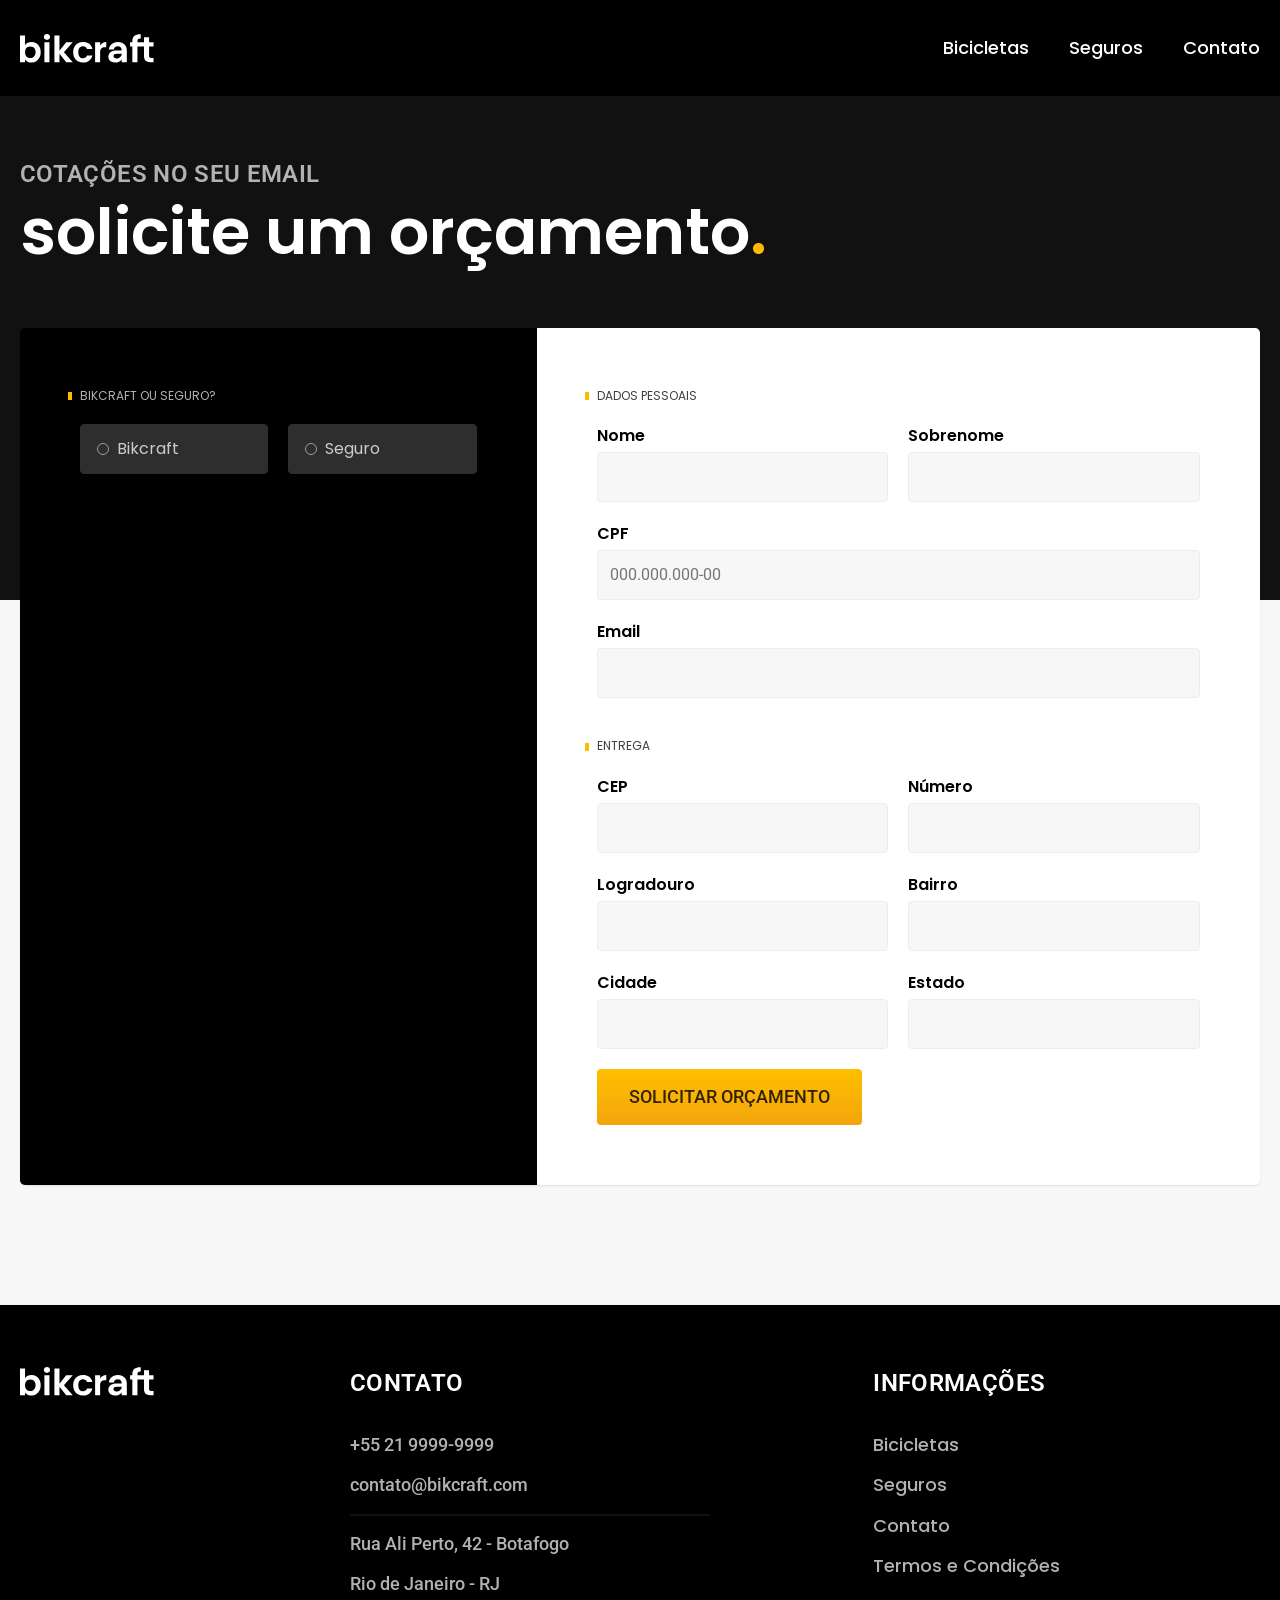
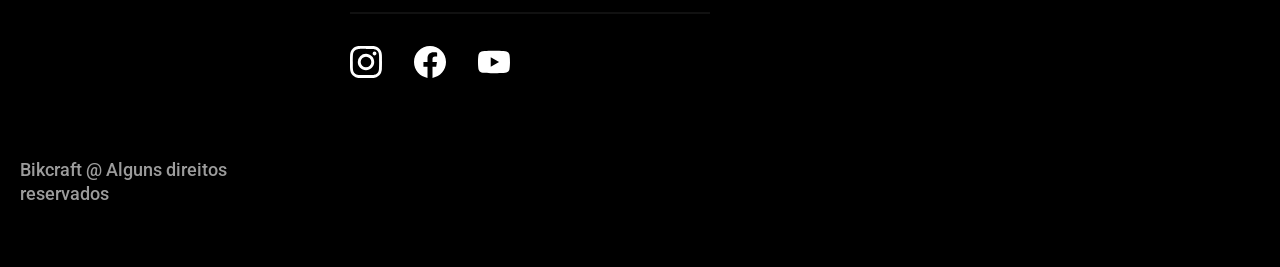
<file: projeto-final/orcamento.html>
<!DOCTYPE html>
<html lang="en">
<head>
    <meta charset="UTF-8">
    <meta name="viewport" content="width=device-width, initial-scale=1.0">
    <title>Orçamento | Bikcraft - Bicicletas Elétricas </title>

    <link rel="stylesheet" href="./css/style.css">
    <link rel="preconnect" href="https://fonts.googleapis.com">
    <link rel="preconnect" href="https://fonts.gstatic.com" crossorigin>
    <link href="https://fonts.googleapis.com/css2?family=Poppins:wght@400;600&display=swap" rel="stylesheet">
    <link href="https://fonts.googleapis.com/css2?family=Roboto:ital,wdth@0,87.5;1,87.5&display=swap" rel="stylesheet">
    <link href="https://fonts.googleapis.com/css2?family=Roboto:ital,wdth,wght@0,87.5,500;1,87.5,500&display=swap" rel="stylesheet">
    <link href="https://fonts.googleapis.com/css2?family=Merriweather:ital,opsz,wght@1,18..144,900&family=Roboto:ital,wdth,wght@1,87.5,900&display=swap" rel="stylesheet">

</head>
<body id="orcamento">
    <header class="header-bg">
        <div class="header container">
            <a href="./">
                <img src="./img/bikcraft.svg" alt="Bikcraft">
            </a>

        <nav aria-label="primaria">
            <ul class="header-menu font-1-m cor-0">
                <li><a href="./bicicletas.html">Bicicletas</a></li>
                <li><a href="./seguros.html">Seguros</a></li>
                <li><a href="./contato.html">Contato</a></li>
            </ul>
        </nav>
        </div>
    </header>

    <main>
        <div class="titulo-bg">
            <div class="titulo container">
                <p class="font-2-l-b cor-5">Cotações no seu email</p>
                <h1 class="font-1-xxl cor-0">solicite um orçamento<span class="cor-p1">.</span></h1>
            </div>
        </div>

        <form class="orcamento container" action="">
            <div class="orcamento-produto">
                <h2 class="font-1-xs cor-5">Bikcraft ou Seguro?</h2>
                <input type="radio" name="tipo" value="bikcraft" id="bikcraft">
                <label for="bikcraft">Bikcraft</label>

                <input type="radio" name="tipo" value="seguro" id="seguro">
                <label for="seguro">Seguro</label>

                <div class="orcamento-conteudo" id="orcamento-bikcraft">
                    <h2 class="font-1-l cor-5">Escolha a sua</h2>

                    <input type="radio" name="produto" value="nimbus" id="nimbus">
                    <label for="nimbus">Nimbus Stark <span>R$ 4999</span></label>
                    <div class="orcamento-detalhes">
                        <ul class="font-1-xs cor-8">
                            <li><img src="./img/icones/eletrica.svg" alt="">Motor Elétrico</li>
                            <li><img src="./img/icones/carbono.svg" alt="">Fibra de Carbono</li>
                            <li><img src="./img/icones/velocidade.svg" alt="">50 km/h</li>
                            <li><img src="./img/icones/rastreador.svg" alt="">Rastreador</li>
                        </ul>
                        <img src="./img/bicicletas/nimbus.jpg" alt="Bicicleta Preta">
                    </div>

                    <input type="radio" name="produto" value="magic" id="magic">
                    <label for="magic">Magic Might <span>R$ 2499</span></label>
                    <div class="orcamento-detalhes">
                        <ul class="font-1-xs cor-8">
                            <li><img src="./img/icones/eletrica.svg" alt="">Motor Elétrico</li>
                            <li><img src="./img/icones/carbono.svg" alt="">Fibra de Carbono</li>
                            <li><img src="./img/icones/velocidade.svg" alt="">40 km/h</li>
                            <li><img src="./img/icones/rastreador.svg" alt="">Rastreador</li>
                        </ul>
                        <img src="./img/bicicletas/magic.jpg" alt="Bicicleta Preta">
                    </div>

                    <input type="radio" name="produto" value="nebula" id="nebula">
                    <label for="nebula">Nebula Cosmic <span>R$ 3999</span></label>
                    <div class="orcamento-detalhes">
                        <ul class="font-1-xs cor-8">
                            <li><img src="./img/icones/eletrica.svg" alt="">Motor Elétrico</li>
                            <li><img src="./img/icones/carbono.svg" alt="">Fibra de Carbono</li>
                            <li><img src="./img/icones/velocidade.svg" alt="">45 km/h</li>
                            <li><img src="./img/icones/rastreador.svg" alt="">Rastreador</li>
                        </ul>
                        <img src="./img/bicicletas/nebula.jpg" alt="Bicicleta Preta">
                    </div>
                </div>

                <div class="orcamento-conteudo" id="orcamento-seguro">
                    <h2 class="font-1-l cor-5">Escolha o plano</h2>

                    <input type="radio" name="produto" value="prata" id="prata">
                    <label for="prata">Prata<span>R$ 199</span></label>

                    <input type="radio" name="produto" value="ouro" id="ouro">
                    <label for="ouro">Ouro<span>R$ 299</span></label>
                </div>
            </div>
            <div class="orcamento-dados form">
                <h2 class="font-1-xs cor-9 col-2">dados pessoais</h2>
                <div>
                <label for="nome">Nome</label>
                <input type="text" id="nome" name="nome">
                </div>
                 <div>
                <label for="sobrenome">Sobrenome</label>
                <input type="text" id="sobrenome" name="sobrenome">
                </div>
                <div class="col-2">
                <label for="cpf">CPF</label>
                <input type="text" id="cpf" name="cpf" placeholder="000.000.000-00">
                </div>
                <div class="col-2">
                <label for="email">Email</label>
                <input type="email" id="email" name="email">
                </div>

                <h2 class="font-1-xs cor-9 col-2">entrega</h2>
                <div>
                <label for="cep">CEP</label>
                <input type="text" id="cep" name="cep">
                </div>
                <div>
                <label for="numero">Número</label>
                <input type="text" id="numero" name="numero">
                </div>
                <div>
                <label for="logradouro">Logradouro</label>
                <input type="text" id="logradouro" name="logradouro">
                </div>
                <div>
                <label for="bairro">Bairro</label>
                <input type="text" id="bairro" name="bairro">
                </div>
                <div>
                <label for="cidade">Cidade</label>
                <input type="text" id="cidade" name="cidade">
                </div>
                <div>
                <label for="estado">Estado</label>
                <input type="text" id="estado" name="estado">
                </div>

                <button class="botao col-2">Solicitar Orçamento</button>
            </div>
        </form>
    </main>

        <footer class="footer-bg">
            <div class="footer container">
                <img src="./img/bikcraft.svg" alt="">
                <div class="footer-contato">
                    <h3 class="font-2-l-b cor-0">Contato</h3>
                    <ul class="font-2-m cor-5">
                        <li><a href="tel:+5522999999999">+55 21 9999-9999 </a></li>
                        <li><a href="mailto:contato@bikcraft.com">contato@bikcraft.com</a></li>
                        <li>Rua Ali Perto, 42 - Botafogo</li>
                        <li>Rio de Janeiro - RJ</li>
                    </ul>
                    <div class="footer-redes">
                        <a href="./">
                            <img src="./img/redes/instagram.svg" alt="Instagram">
                        </a>
                        <a href="./">
                            <img src="./img/redes/facebook.svg" alt="Facebook">
                        </a>
                        <a href="./">
                            <img src="./img/redes/youtube.svg" alt="Youtube">
                        </a>
                    </div>
                    </div>
                    <div class="footer-informacoes">
                        <h3 class="font-2-l-b cor-0">Informações</h3>
                        <nav>
                            <ul class="font-1-m cor-5">
                                <li><a href="./bicicletas.html">Bicicletas</a></li>
                                <li><a href="./seguros.html">Seguros</a></li>
                                <li><a href="./contato.html">Contato</a></li>
                                <li><a href="./termos.html">Termos e Condições</a></li>
                            </ul>
                        </nav>
            </div>
            <p class="footer-copy font-2-m cor-6">Bikcraft @ Alguns direitos reservados</p>
            </div>
        </footer>
<script src="./js/script.js"></script>
</body>
</html>
</file>
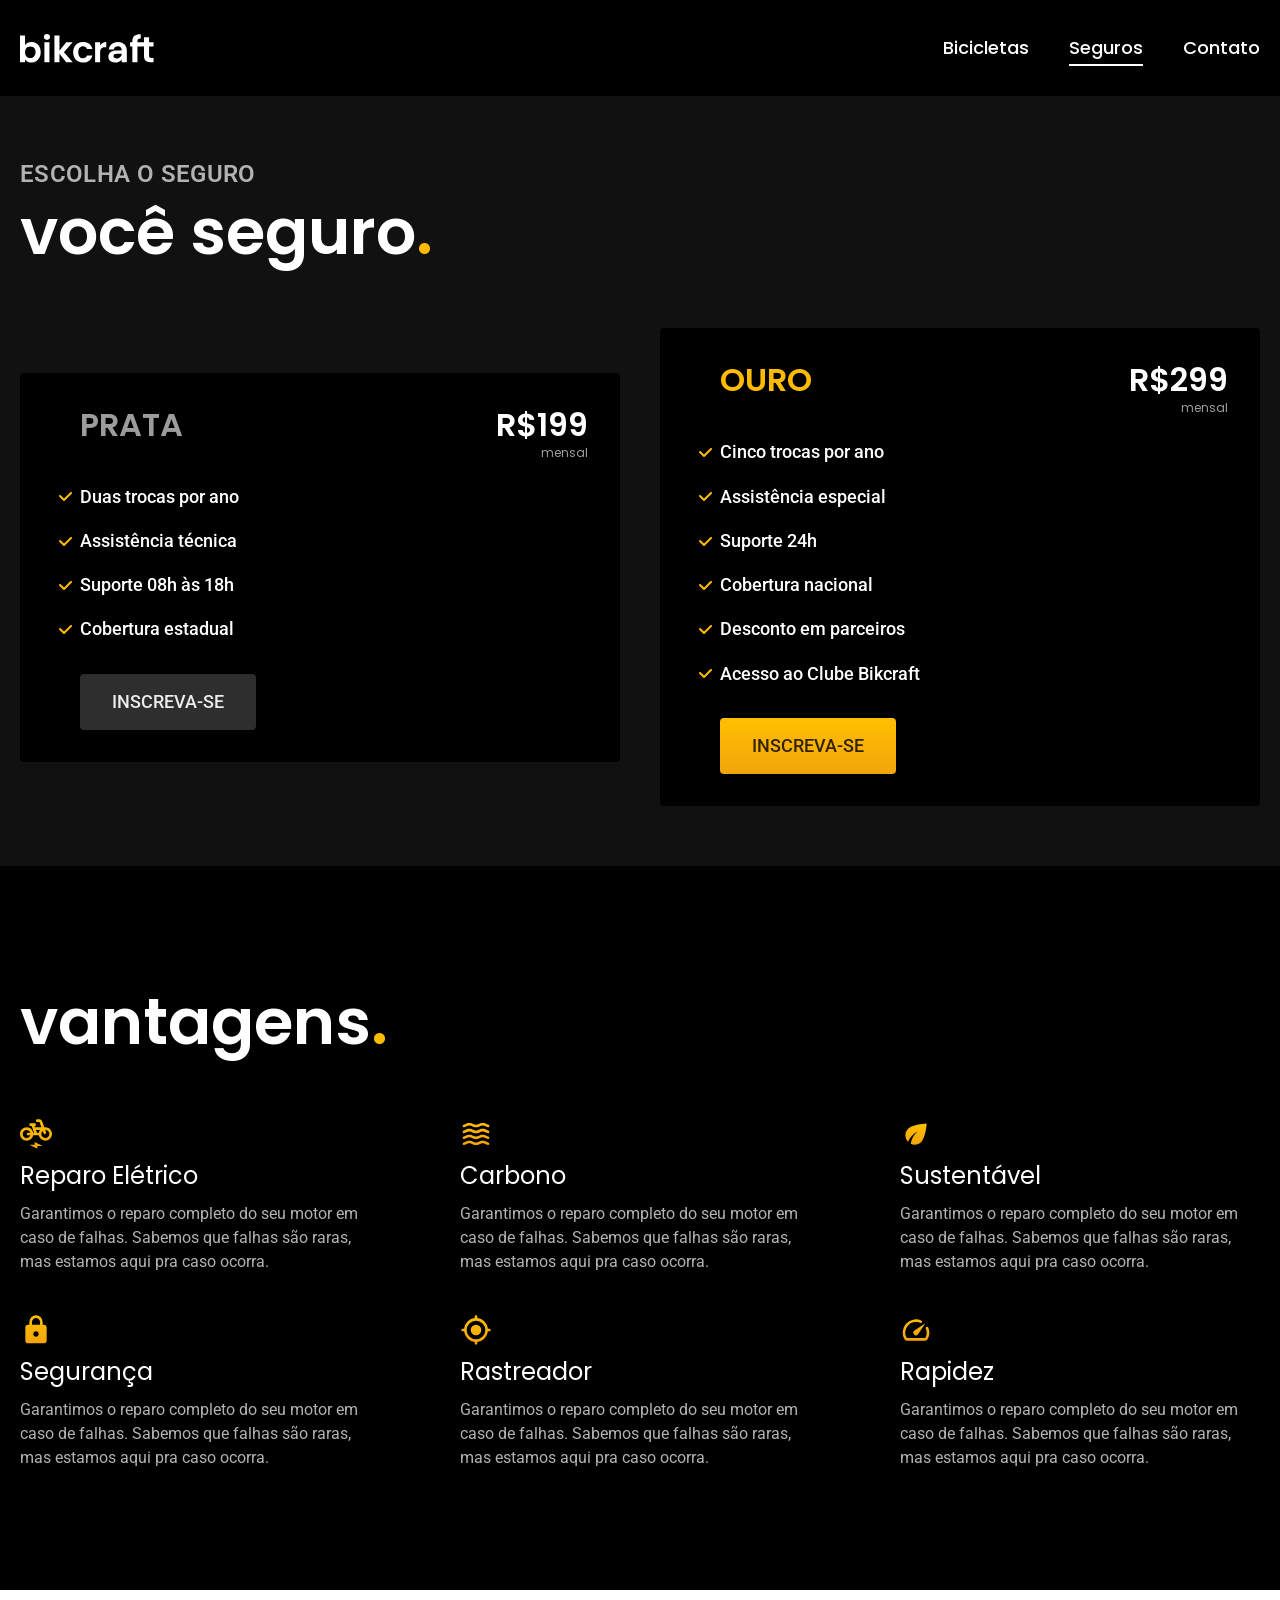
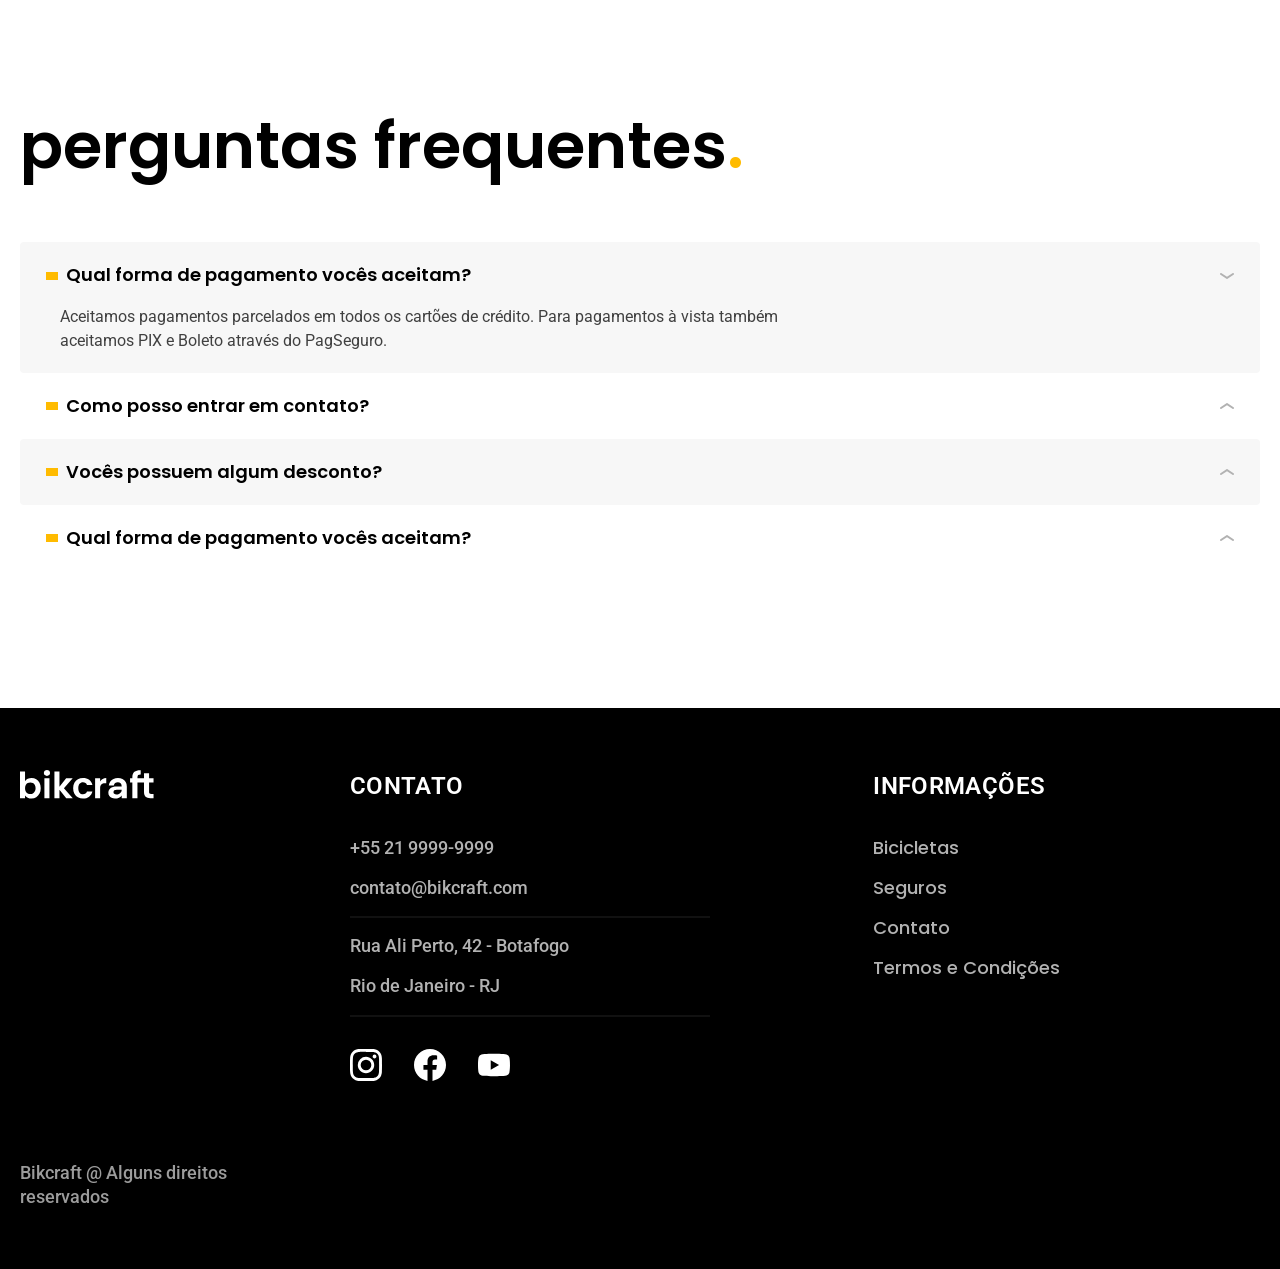
<file: projeto-final/seguros.html>
<!DOCTYPE html>
<html lang="en">
<head>
    <meta charset="UTF-8">
    <meta name="viewport" content="width=device-width, initial-scale=1.0">
    <title>Seguros | Bikcraft - Bicicletas Elétricas </title>

    <link rel="stylesheet" href="./css/style.css">
    <link rel="preconnect" href="https://fonts.googleapis.com">
    <link rel="preconnect" href="https://fonts.gstatic.com" crossorigin>
    <link href="https://fonts.googleapis.com/css2?family=Poppins:wght@400;600&display=swap" rel="stylesheet">
    <link href="https://fonts.googleapis.com/css2?family=Roboto:ital,wdth@0,87.5;1,87.5&display=swap" rel="stylesheet">
    <link href="https://fonts.googleapis.com/css2?family=Roboto:ital,wdth,wght@0,87.5,500;1,87.5,500&display=swap" rel="stylesheet">
    <link href="https://fonts.googleapis.com/css2?family=Merriweather:ital,opsz,wght@1,18..144,900&family=Roboto:ital,wdth,wght@1,87.5,900&display=swap" rel="stylesheet">

</head>
<body id="seguros">
    <header class="header-bg">
        <div class="header container">
            <a href="./">
                <img src="./img/bikcraft.svg" alt="Bikcraft">
            </a>

        <nav aria-label="primaria">
            <ul class="header-menu font-1-m cor-0">
                <li><a href="./bicicletas.html">Bicicletas</a></li>
                <li><a href="./seguros.html">Seguros</a></li>
                <li><a href="./contato.html">Contato</a></li>
            </ul>
        </nav>
        </div>
    </header>

    <main class="seguros-bg">
        <div class="titulo-bg">
            <div class="titulo container">
                <p class="font-2-l-b cor-5">Escolha o seguro</p>
                <h1 class="font-1-xxl cor-0">você seguro<span class="cor-p1">.</span></h1>
            </div>
        </div>
        <div class="seguros container">
                <div class="seguros-tipos">
                <h3 class="font-1-xl cor-6">PRATA</h3>
                <span class="font-1-xl cor-0">R$199 <span class="font-1-xs cor-6">mensal</span></span>
                <ul class="font-2-m cor-0">
                    <li>Duas trocas por ano</li>
                    <li>Assistência técnica</li>
                    <li>Suporte 08h às 18h</li>
                    <li>Cobertura estadual</li>
                </ul>
                <a class="botao secundario" href="./orcamento.html?tipo=seguro&produto=prata">Inscreva-se</a>
            </div>

            <div class="seguros-tipos">
                <h3 class="font-1-xl cor-p1">OURO</h3>
                <span class="font-1-xl cor-0">R$299 <span class="font-1-xs cor-6">mensal</span></span>
                <ul class="font-2-m cor-0">
                    <li>Cinco trocas por ano</li>
                    <li>Assistência especial</li>
                    <li>Suporte 24h</li>
                    <li>Cobertura nacional</li>
                    <li>Desconto em parceiros</li>
                    <li>Acesso ao Clube Bikcraft</li>
                </ul>
                <a class="botao" href="./orcamento.html?tipo=seguro&produto=ouro">Inscreva-se</a>
            </div>
        </div>
        </div>
    </main>

    <article class="vantagens-bg">
        <div class="vantagens container">
            <h2 class="font-1-xxl cor-0">vantagens<span class="cor-p1">.</span></h2>
            <ul>
                <li>
                    <img src="./img/icones/eletrica.svg" alt="">
                    <h3 class="font-1-l cor-0">Reparo Elétrico</h3>
                    <p class="font-2-s cor-5">Garantimos o reparo completo do seu motor em caso de falhas. Sabemos que falhas são raras, mas estamos aqui pra caso ocorra.</p>
                </li>
                <li>
                    <img src="./img/icones/carbono.svg" alt="">
                    <h3 class="font-1-l cor-0">Carbono</h3>
                    <p class="font-2-s cor-5">Garantimos o reparo completo do seu motor em caso de falhas. Sabemos que falhas são raras, mas estamos aqui pra caso ocorra.</p>
                </li>
                <li>
                    <img src="./img/icones/sustentavel.svg" alt="">
                    <h3 class="font-1-l cor-0">Sustentável</h3>
                    <p class="font-2-s cor-5">Garantimos o reparo completo do seu motor em caso de falhas. Sabemos que falhas são raras, mas estamos aqui pra caso ocorra.</p>
                </li>
                <li>
                    <img src="./img/icones/seguro.svg" alt="">
                    <h3 class="font-1-l cor-0">Segurança</h3>
                    <p class="font-2-s cor-5">Garantimos o reparo completo do seu motor em caso de falhas. Sabemos que falhas são raras, mas estamos aqui pra caso ocorra.</p>
                </li>
                <li>
                    <img src="./img/icones/rastreador.svg" alt="">
                    <h3 class="font-1-l cor-0">Rastreador</h3>
                    <p class="font-2-s cor-5">Garantimos o reparo completo do seu motor em caso de falhas. Sabemos que falhas são raras, mas estamos aqui pra caso ocorra.</p>
                </li>
                <li>
                    <img src="./img/icones/velocidade.svg" alt="">
                    <h3 class="font-1-l cor-0">Rapidez</h3>
                    <p class="font-2-s cor-5">Garantimos o reparo completo do seu motor em caso de falhas. Sabemos que falhas são raras, mas estamos aqui pra caso ocorra.</p>
                </li>
            </ul>
        </div>
    </article>

    <article class="perguntas container">
                <h2 class="font-1-xxl">perguntas frequentes<span class="cor-p1">.</span></h2>
                <dl>
                    <div>
                        <dt><button class="font-1-m-b" aria-controls="pergunta1" aria-expanded="true"> Qual forma de pagamento vocês aceitam?</button></dt>
                    <dd id="pergunta1" class="font-2-s cor-9 ativa">Aceitamos pagamentos parcelados em todos os cartões de crédito. Para pagamentos à vista também aceitamos PIX e Boleto através do PagSeguro.</dd>
                    </div>
                    <div>
                    <dt><button class="font-1-m-b" aria-controls="pergunta2" aria-expanded="false">Como posso entrar em contato?</button></dt>
                    <dd id="pergunta2" class="font-2-s cor-9">Aceitamos pagamentos parcelados em todos os cartões de crédito. Para pagamentos à vista também aceitamos PIX e Boleto através do PagSeguro.</dd>
                    </div>
                    <div>
                    <dt><button class="font-1-m-b" aria-controls="pergunta3" aria-expanded="false">Vocês possuem algum desconto?</button></dt>
                    <dd id="pergunta3" class="font-2-s cor-9">Aceitamos pagamentos parcelados em todos os cartões de crédito. Para pagamentos à vista também aceitamos PIX e Boleto através do PagSeguro.</dd>
                    </div>
                    <div>
                    <dt><button class="font-1-m-b" aria-controls="pergunta4" aria-expanded="false">Qual forma de pagamento vocês aceitam?</button></dt>
                    <dd id="pergunta4" class="font-2-s cor-9">Aceitamos pagamentos parcelados em todos os cartões de crédito. Para pagamentos à vista também aceitamos PIX e Boleto através do PagSeguro.</dd>
                    </div>

                </dl>
    </article>

        <footer class="footer-bg">
            <div class="footer container">
                <img src="./img/bikcraft.svg" alt="">
                <div class="footer-contato">
                    <h3 class="font-2-l-b cor-0">Contato</h3>
                    <ul class="font-2-m cor-5">
                        <li><a href="tel:+5522999999999">+55 21 9999-9999 </a></li>
                        <li><a href="mailto:contato@bikcraft.com">contato@bikcraft.com</a></li>
                        <li>Rua Ali Perto, 42 - Botafogo</li>
                        <li>Rio de Janeiro - RJ</li>
                    </ul>
                    <div class="footer-redes">
                        <a href="./">
                            <img src="./img/redes/instagram.svg" alt="Instagram">
                        </a>
                        <a href="./">
                            <img src="./img/redes/facebook.svg" alt="Facebook">
                        </a>
                        <a href="./">
                            <img src="./img/redes/youtube.svg" alt="Youtube">
                        </a>
                    </div>
                    </div>
                    <div class="footer-informacoes">
                        <h3 class="font-2-l-b cor-0">Informações</h3>
                        <nav>
                            <ul class="font-1-m cor-5">
                                <li><a href="./bicicletas.html">Bicicletas</a></li>
                                <li><a href="./seguros.html">Seguros</a></li>
                                <li><a href="./contato.html">Contato</a></li>
                                <li><a href="./termos.html">Termos e Condições</a></li>
                            </ul>
                        </nav>
            </div>
            <p class="footer-copy font-2-m cor-6">Bikcraft @ Alguns direitos reservados</p>
            </div>
        </footer>
<script src="./js/script.js"></script>
</body>
</html>
</file>
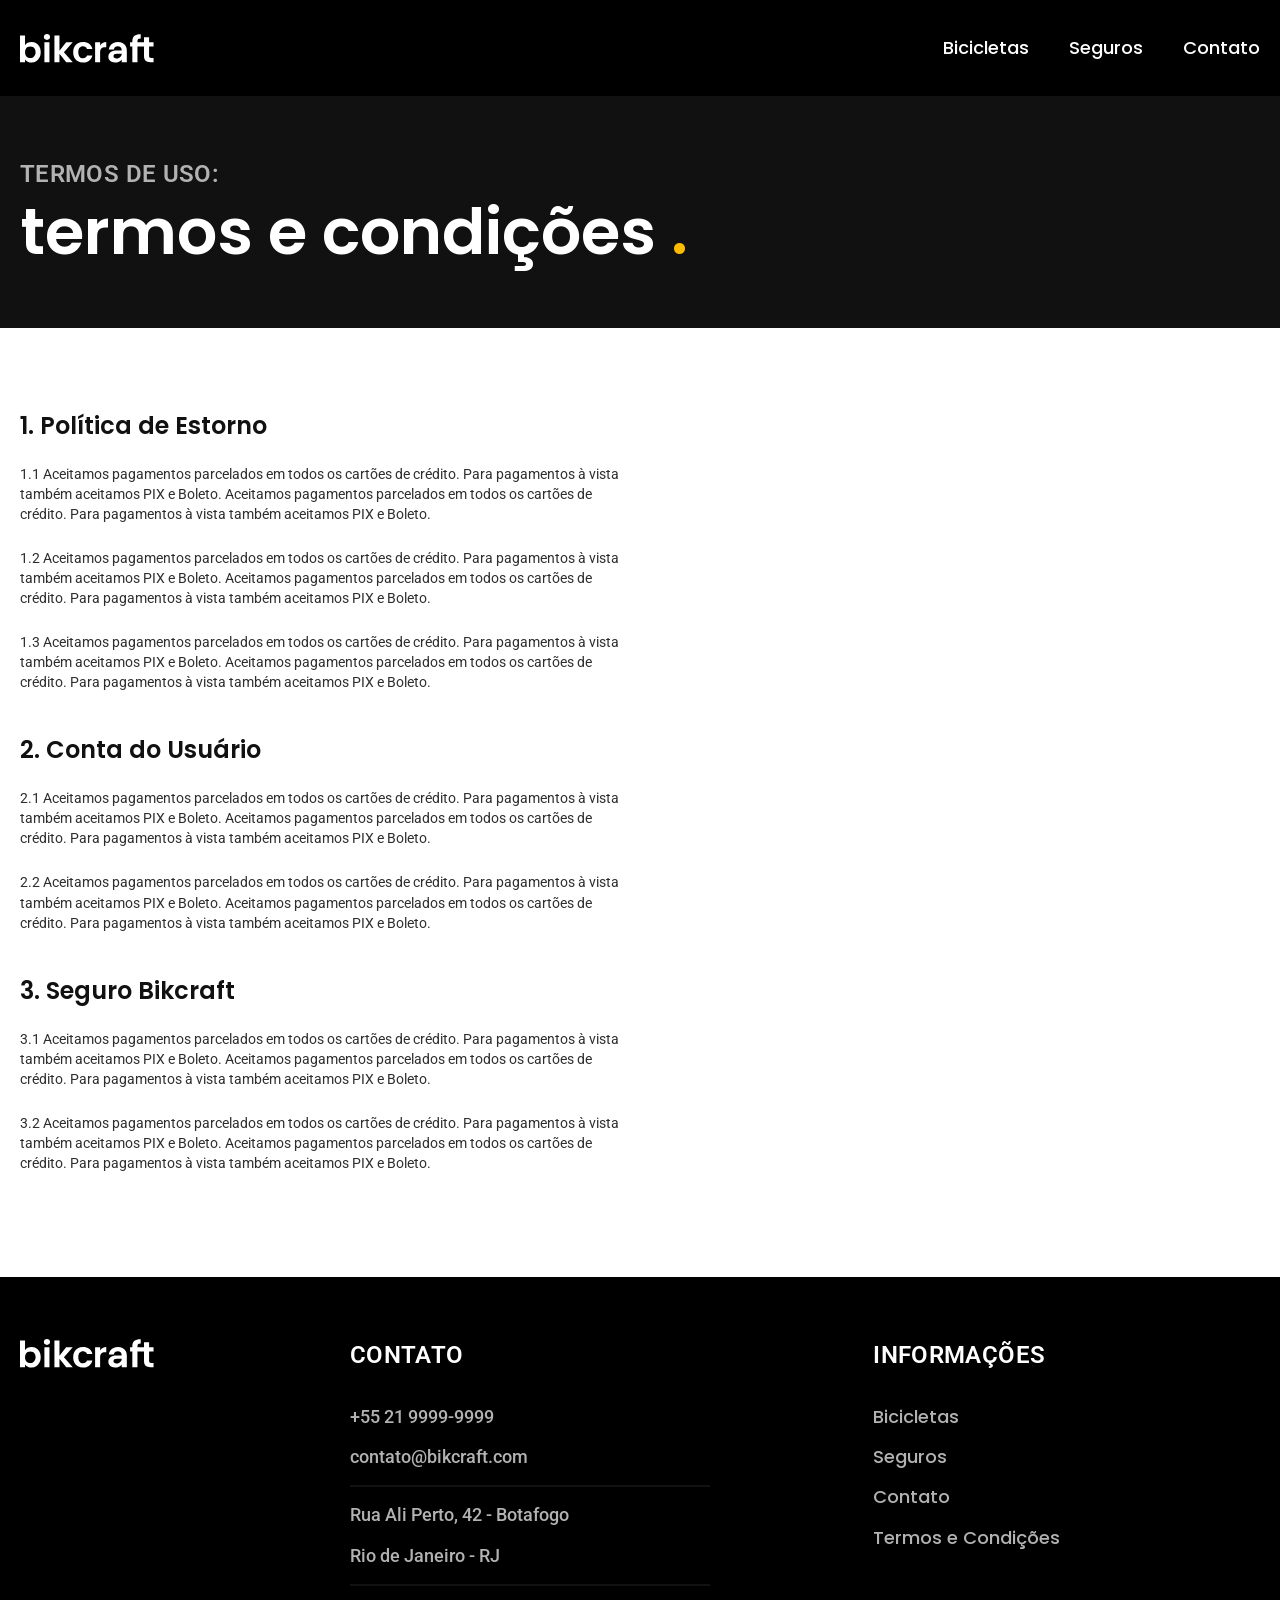
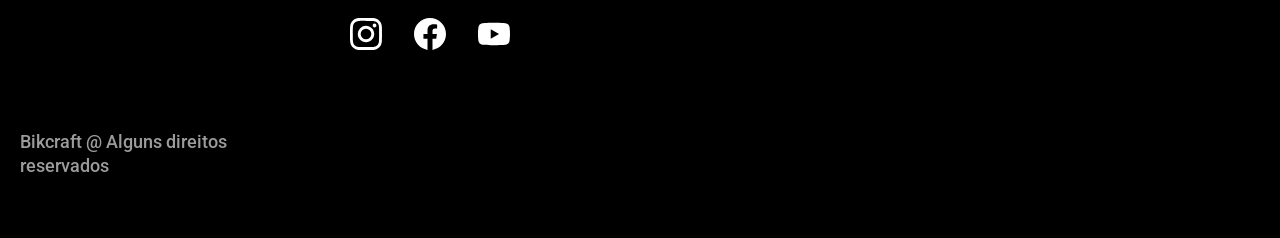
<file: projeto-final/termos.html>
<!DOCTYPE html>
<html lang="en">
<head>
    <meta charset="UTF-8">
    <meta name="viewport" content="width=device-width, initial-scale=1.0">
    <title>Termos e Condições | Bikcraft - Bicicletas Elétricas </title>

    <link rel="stylesheet" href="./css/style.css">
    <link rel="preconnect" href="https://fonts.googleapis.com">
    <link rel="preconnect" href="https://fonts.gstatic.com" crossorigin>
    <link href="https://fonts.googleapis.com/css2?family=Poppins:wght@400;600&display=swap" rel="stylesheet">
    <link href="https://fonts.googleapis.com/css2?family=Roboto:ital,wdth@0,87.5;1,87.5&display=swap" rel="stylesheet">
    <link href="https://fonts.googleapis.com/css2?family=Roboto:ital,wdth,wght@0,87.5,500;1,87.5,500&display=swap" rel="stylesheet">
    <link href="https://fonts.googleapis.com/css2?family=Merriweather:ital,opsz,wght@1,18..144,900&family=Roboto:ital,wdth,wght@1,87.5,900&display=swap" rel="stylesheet">

</head>
<body id="termos">
    <header class="header-bg">
        <div class="header container">
            <a href="./">
                <img src="./img/bikcraft.svg" alt="Bikcraft">
            </a>

        <nav aria-label="primaria">
            <ul class="header-menu font-1-m cor-0">
                <li><a href="./bicicletas.html">Bicicletas</a></li>
                <li><a href="./seguros.html">Seguros</a></li>
                <li><a href="./contato.html">Contato</a></li>
            </ul>
        </nav>
        </div>
    </header>

    <main>
        <div class="titulo-bg">
            <div class="titulo container">
                <p class="font-2-l-b cor-5">Termos de uso:</p>
                <h1 class="font-1-xxl cor-0">termos e condições <span class="cor-p1">.</span></h1>
            </div>
        </div>

        <div class="termos font-2-xs cor-10 container">
            <h2 class="font-1-l cor-11">1. Política de Estorno</h2>
            <p>1.1 Aceitamos pagamentos parcelados em todos os cartões de crédito. Para pagamentos à vista também aceitamos PIX e Boleto. Aceitamos pagamentos parcelados em todos os cartões de crédito. Para pagamentos à vista também aceitamos PIX e Boleto.</p>
            <p>1.2 Aceitamos pagamentos parcelados em todos os cartões de crédito. Para pagamentos à vista também aceitamos PIX e Boleto. Aceitamos pagamentos parcelados em todos os cartões de crédito. Para pagamentos à vista também aceitamos PIX e Boleto.</p>
            <p>1.3 Aceitamos pagamentos parcelados em todos os cartões de crédito. Para pagamentos à vista também aceitamos PIX e Boleto. Aceitamos pagamentos parcelados em todos os cartões de crédito. Para pagamentos à vista também aceitamos PIX e Boleto.</p>
             <h2 class="font-1-l cor-11">2. Conta do Usuário</h2>
            <p>2.1 Aceitamos pagamentos parcelados em todos os cartões de crédito. Para pagamentos à vista também aceitamos PIX e Boleto. Aceitamos pagamentos parcelados em todos os cartões de crédito. Para pagamentos à vista também aceitamos PIX e Boleto.</p>
            <p>2.2 Aceitamos pagamentos parcelados em todos os cartões de crédito. Para pagamentos à vista também aceitamos PIX e Boleto. Aceitamos pagamentos parcelados em todos os cartões de crédito. Para pagamentos à vista também aceitamos PIX e Boleto.</p>
             <h2 class="font-1-l cor-11">3. Seguro Bikcraft</h2>
            <p>3.1 Aceitamos pagamentos parcelados em todos os cartões de crédito. Para pagamentos à vista também aceitamos PIX e Boleto. Aceitamos pagamentos parcelados em todos os cartões de crédito. Para pagamentos à vista também aceitamos PIX e Boleto.</p>
            <p>3.2 Aceitamos pagamentos parcelados em todos os cartões de crédito. Para pagamentos à vista também aceitamos PIX e Boleto. Aceitamos pagamentos parcelados em todos os cartões de crédito. Para pagamentos à vista também aceitamos PIX e Boleto.</p>

        </div>
    </main>

        <footer class="footer-bg">
            <div class="footer container">
                <img src="./img/bikcraft.svg" alt="">
                <div class="footer-contato">
                    <h3 class="font-2-l-b cor-0">Contato</h3>
                    <ul class="font-2-m cor-5">
                        <li><a href="tel:+5522999999999">+55 21 9999-9999 </a></li>
                        <li><a href="mailto:contato@bikcraft.com">contato@bikcraft.com</a></li>
                        <li>Rua Ali Perto, 42 - Botafogo</li>
                        <li>Rio de Janeiro - RJ</li>
                    </ul>
                    <div class="footer-redes">
                        <a href="./">
                            <img src="./img/redes/instagram.svg" alt="Instagram">
                        </a>
                        <a href="./">
                            <img src="./img/redes/facebook.svg" alt="Facebook">
                        </a>
                        <a href="./">
                            <img src="./img/redes/youtube.svg" alt="Youtube">
                        </a>
                    </div>
                    </div>
                    <div class="footer-informacoes">
                        <h3 class="font-2-l-b cor-0">Informações</h3>
                        <nav>
                            <ul class="font-1-m cor-5">
                                <li><a href="./bicicletas.html">Bicicletas</a></li>
                                <li><a href="./seguros.html">Seguros</a></li>
                                <li><a href="./contato.html">Contato</a></li>
                                <li><a href="./termos.html">Termos e Condições</a></li>
                            </ul>
                        </nav>
            </div>
            <p class="footer-copy font-2-m cor-6">Bikcraft @ Alguns direitos reservados</p>
            </div>
        </footer>
<script src="./js/script.js"></script>
</body>
</html>
</file>
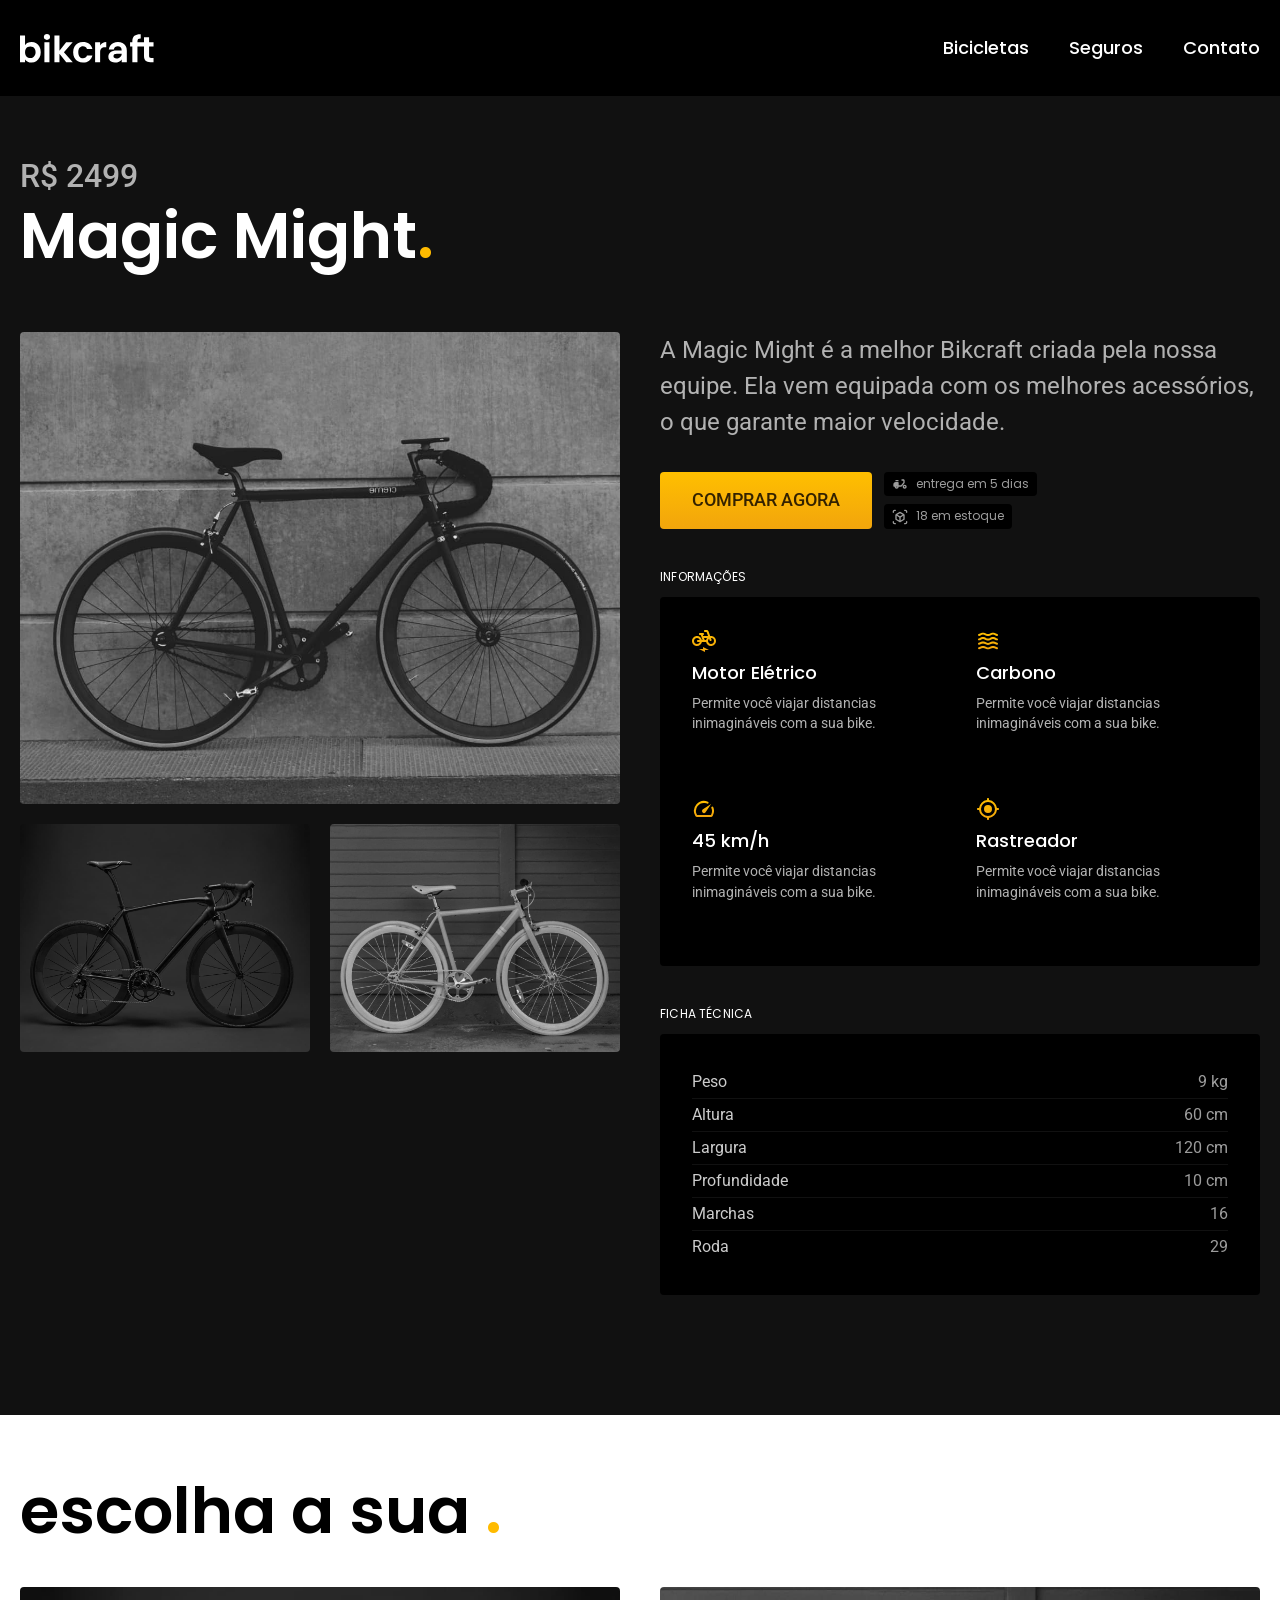
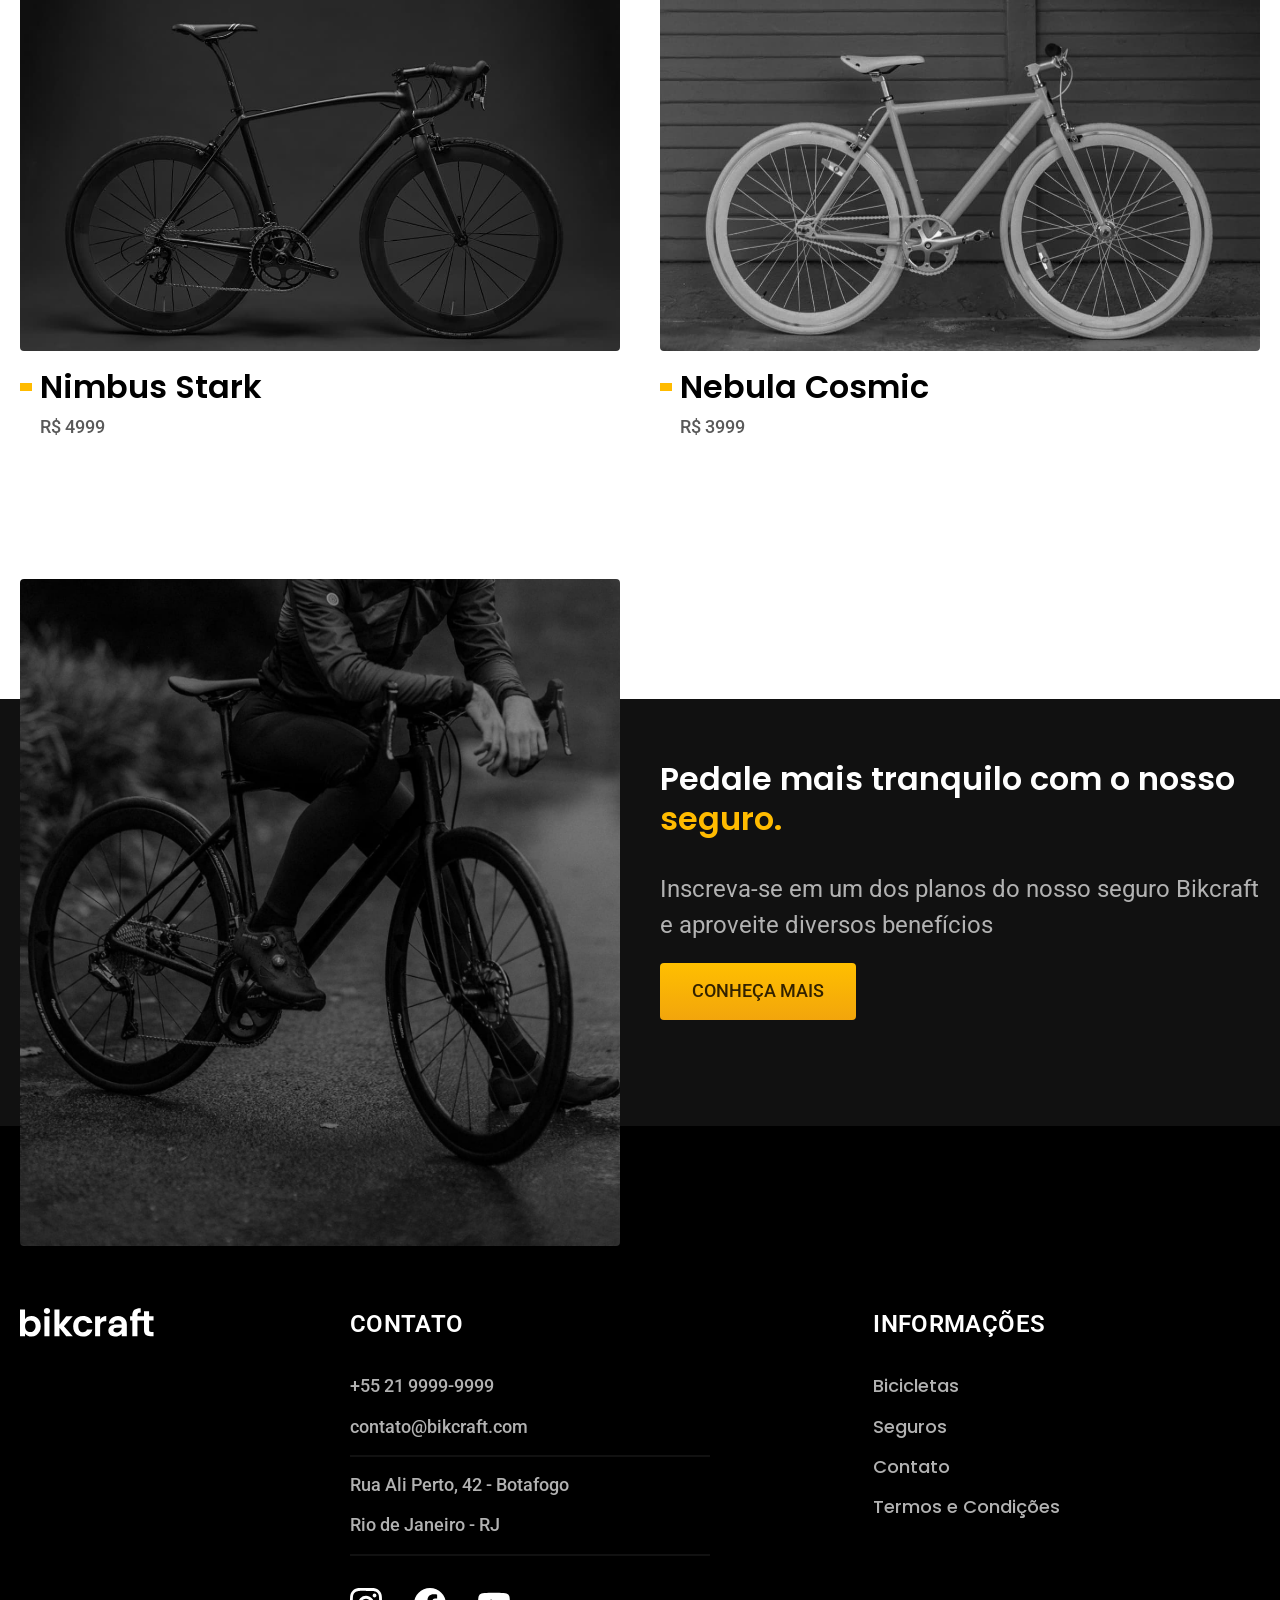
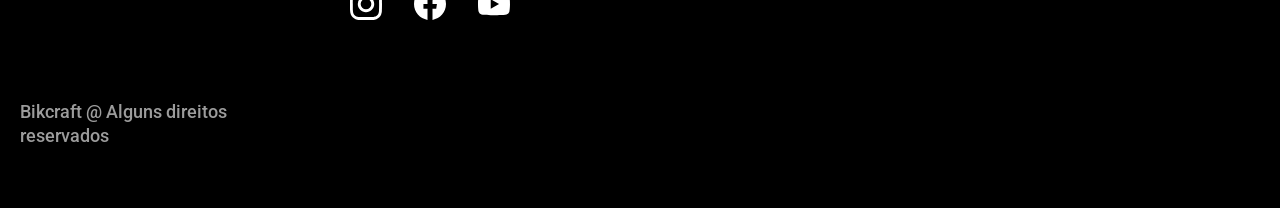
<file: projeto-final/bicicletas/magic.html>
<!DOCTYPE html>
<html lang="en">
<head>
    <meta charset="UTF-8">
    <meta name="viewport" content="width=device-width, initial-scale=1.0">
    <title>Magic | Bikcraft - Bicicletas Elétricas </title>

    <link rel="stylesheet" href="../css/style.css">
    <link rel="preconnect" href="https://fonts.googleapis.com">
    <link rel="preconnect" href="https://fonts.gstatic.com" crossorigin>
    <link href="https://fonts.googleapis.com/css2?family=Poppins:wght@400;600&display=swap" rel="stylesheet">
    <link href="https://fonts.googleapis.com/css2?family=Roboto:ital,wdth@0,87.5;1,87.5&display=swap" rel="stylesheet">
    <link href="https://fonts.googleapis.com/css2?family=Roboto:ital,wdth,wght@0,87.5,500;1,87.5,500&display=swap" rel="stylesheet">
    <link href="https://fonts.googleapis.com/css2?family=Merriweather:ital,opsz,wght@1,18..144,900&family=Roboto:ital,wdth,wght@1,87.5,900&display=swap" rel="stylesheet">

</head>
<body id="bicicleta">
    <header class="header-bg">
        <div class="header container">
            <a href="../">
                <img src="../img/bikcraft.svg" alt="Bikcraft">
            </a>

        <nav aria-label="primaria">
            <ul class="header-menu font-1-m cor-0">
                <li><a href="../bicicletas.html">Bicicletas</a></li>
                <li><a href="../seguros.html">Seguros</a></li>
                <li><a href="../contato.html">Contato</a></li>
            </ul>
        </nav>
        </div>
    </header>

    <main class="titulo-bg">
        <div>
            <div class="titulo container">
                <p class="font-2-xl cor-5">R$ 2499</p>
                <h1 class="font-1-xxl cor-0">Magic Might<span class="cor-p1">.</span></h1>
            </div>
        </div>
        <div class="bicicleta container">
            <div class="bicicleta-imagens">
            <img src="../img/bicicleta/nimbus2.jpg" alt="Bicicleta 1">
            <img src="../img/bicicleta/nimbus1.jpg" alt="Bicicleta 2">    
            <img src="../img/bicicleta/nimbus3.jpg" alt="Bicicleta 3">       
            </div>
            <div class="bicicleta-conteudo">
                <p class="font-2-l cor-5">A Magic Might é a melhor Bikcraft criada pela nossa equipe. Ela vem equipada com os melhores acessórios, o que garante maior velocidade.</p>
                <div class="bicicleta-comprar">
                    <a class="botao" href="../orcamento.html?tipo=bikcraft&produto=magic">Comprar agora</a>
                    <span class="font-1-xs cor-6"><img src="../img/icones/entrega.svg" alt="">entrega em 5 dias</span>
                    <span class="font-1-xs cor-6"><img src="../img/icones/estoque.svg" alt="">18 em estoque</span>
                </div>

            <h2 class="font-1-xs cor-0">Informações</h2>
            <ul class="bicicleta-informacoes">
                <li>
                    <img src="../img/icones/eletrica.svg" alt="">
                    <h3 class="font-1-m cor-0">Motor Elétrico</h3>
                    <p class="font-2-xs cor-5">Permite você viajar distancias inimagináveis com a sua bike.</p>
                </li>
                <li>
                    <img src="../img/icones/carbono.svg" alt="">
                    <h3 class="font-1-m cor-0">Carbono</h3>
                    <p class="font-2-xs cor-5">Permite você viajar distancias inimagináveis com a sua bike.</p>
                </li>
                <li>
                    <img src="../img/icones/velocidade.svg" alt="">
                    <h3 class="font-1-m cor-0">45 km/h</h3>
                    <p class="font-2-xs cor-5">Permite você viajar distancias inimagináveis com a sua bike.</p>
                </li>
                <li>
                    <img src="../img/icones/rastreador.svg" alt="">
                    <h3 class="font-1-m cor-0">Rastreador</h3>
                    <p class="font-2-xs cor-5">Permite você viajar distancias inimagináveis com a sua bike.</p>
                </li>

            </ul>
            <h2 class="font-1-xs cor-0">Ficha Técnica</h2>
            <ul class="bicicleta-ficha font-2-s cor-4">
                <li>Peso <span>9 kg</span></li>
                <li>Altura <span>60 cm</span></li>
                <li>Largura <span>120 cm</span></li>
                <li>Profundidade <span>10 cm</span></li>
                <li>Marchas <span>16</span></li>
                <li>Roda <span>29</span></li>
            </ul>
            </div>
        </div>
    </main>

    <article class="bicicletas-lista container">
    <h2 class="font-1-xxl">escolha a sua <span class="cor-p1">.</span></h2>

    <ul>
        <li>
            <a href="../bicicletas/nimbus.html">
            <img src="../img/bicicletas/nimbus.jpg" alt="Bicicleta preta">
            <h3 class="font-1-xl">Nimbus Stark</h3>
            <span class="font-2-m cor-8">R$ 4999</span>
            </a>
        </li>
        <li>
            <a href="../bicicletas/nebula.html">
            <img src="../img/bicicletas/nebula.jpg" alt="Bicicleta preta">
            <h3 class="font-1-xl">Nebula Cosmic</h3>
            <span class="font-2-m cor-8">R$ 3999</span>
            </a>
        </li>
    </ul>
    </article>

    <article class="seguro-bg">
        <div class="seguro container">
            <div class="seguro-imagem">
                <img src="../img/fotos/seguros.jpg" alt="Pessoa parada em cima de uma bicicleta">
            </div>
            <div class="seguro-conteudo">
                <h2 class="font-1-xl cor-0">Pedale mais tranquilo com o nosso <span class="cor-p1">seguro.</span></h2>
                <p class="font-2-l cor-5">Inscreva-se em um dos planos do nosso seguro Bikcraft e aproveite diversos benefícios</p>
                <a class="botao" href="../seguros.html">Conheça mais</a>
            </div>

        </div>
    </article>

        <footer class="footer-bg">
            <div class="footer container">
                <img src="../img/bikcraft.svg" alt="">
                <div class="footer-contato">
                    <h3 class="font-2-l-b cor-0">Contato</h3>
                    <ul class="font-2-m cor-5">
                        <li><a href="tel:+5522999999999">+55 21 9999-9999 </a></li>
                        <li><a href="mailto:contato@bikcraft.com">contato@bikcraft.com</a></li>
                        <li>Rua Ali Perto, 42 - Botafogo</li>
                        <li>Rio de Janeiro - RJ</li>
                    </ul>
                    <div class="footer-redes">
                        <a href="../">
                            <img src="../img/redes/instagram.svg" alt="Instagram">
                        </a>
                        <a href="../">
                            <img src="../img/redes/facebook.svg" alt="Facebook">
                        </a>
                        <a href="../">
                            <img src="../img/redes/youtube.svg" alt="Youtube">
                        </a>
                    </div>
                    </div>
                    <div class="footer-informacoes">
                        <h3 class="font-2-l-b cor-0">Informações</h3>
                        <nav>
                            <ul class="font-1-m cor-5">
                                <li><a href="../bicicletas.html">Bicicletas</a></li>
                                <li><a href="../seguros.html">Seguros</a></li>
                                <li><a href="../contato.html">Contato</a></li>
                                <li><a href="../termos.html">Termos e Condições</a></li>
                            </ul>
                        </nav>
            </div>
            <p class="footer-copy font-2-m cor-6">Bikcraft @ Alguns direitos reservados</p>
            </div>
        </footer>
<script src="../js/script.js"></script>
</body>
</html>
</file>
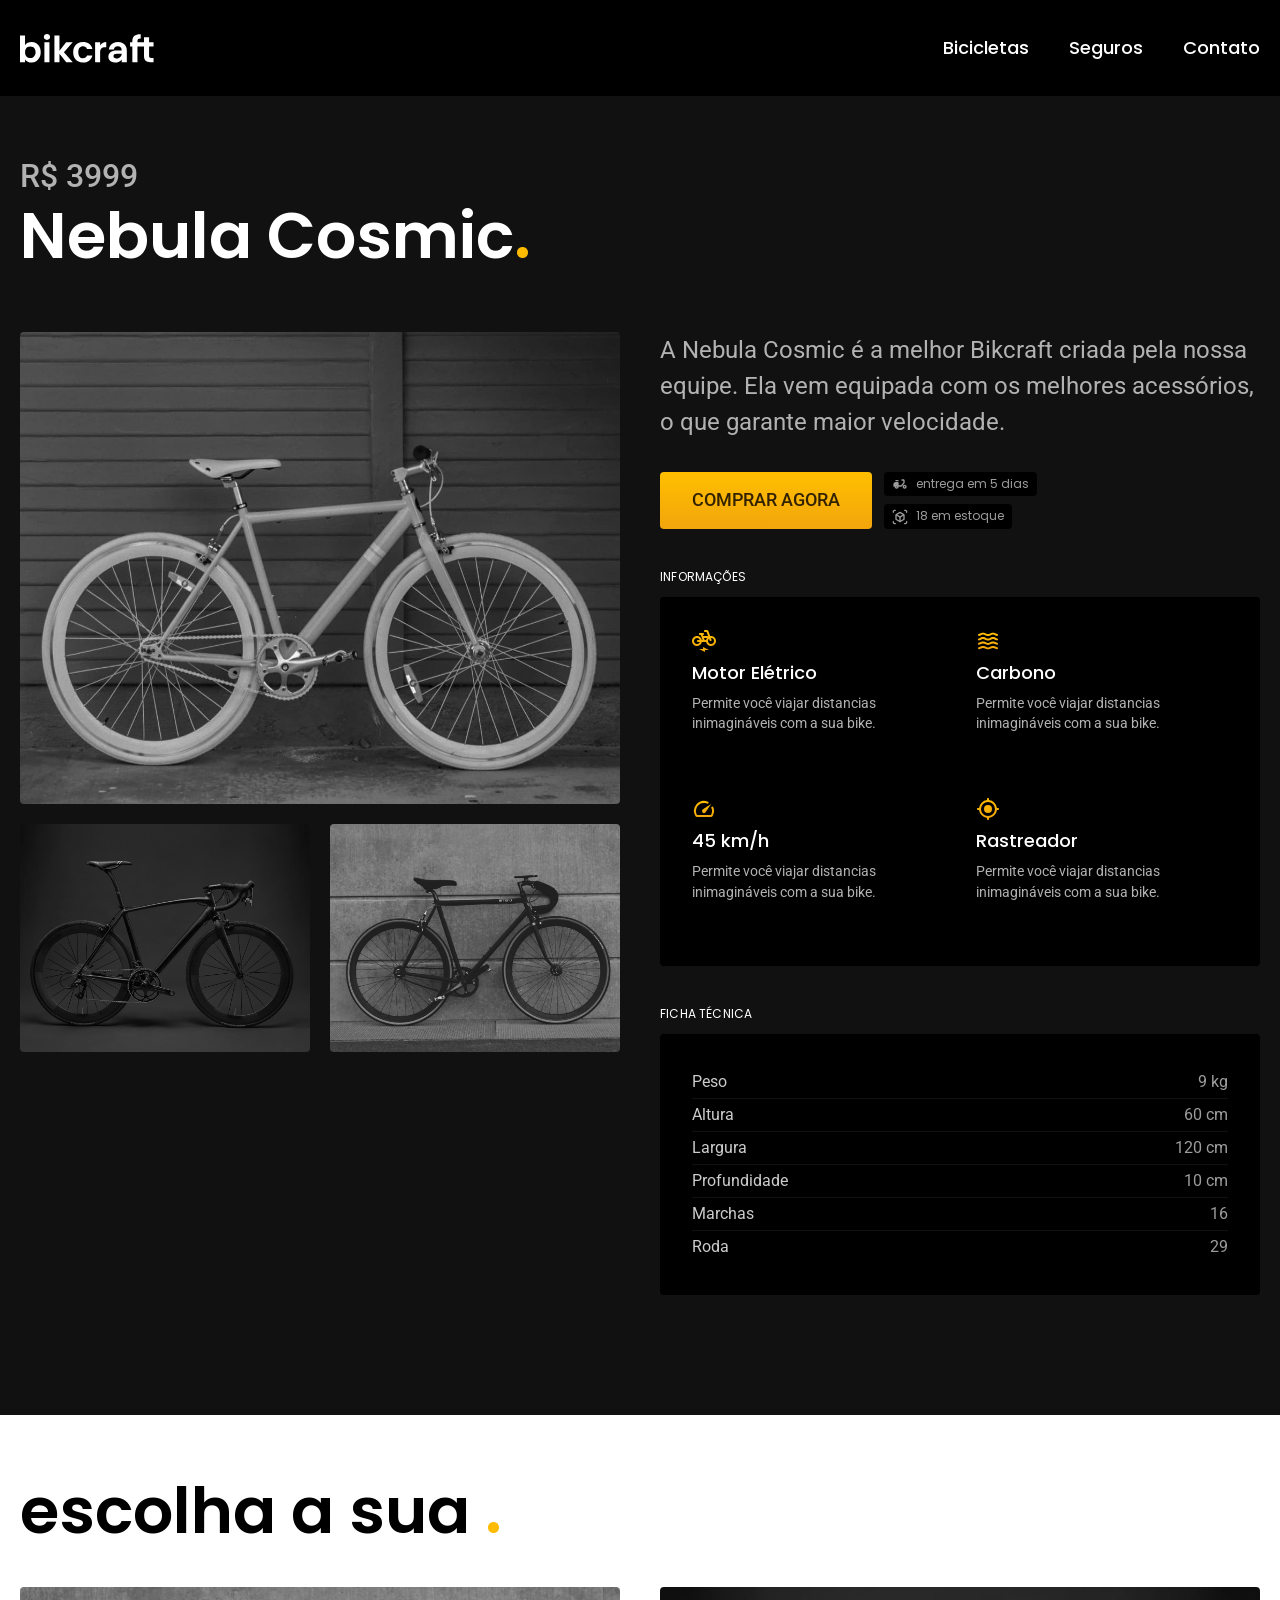
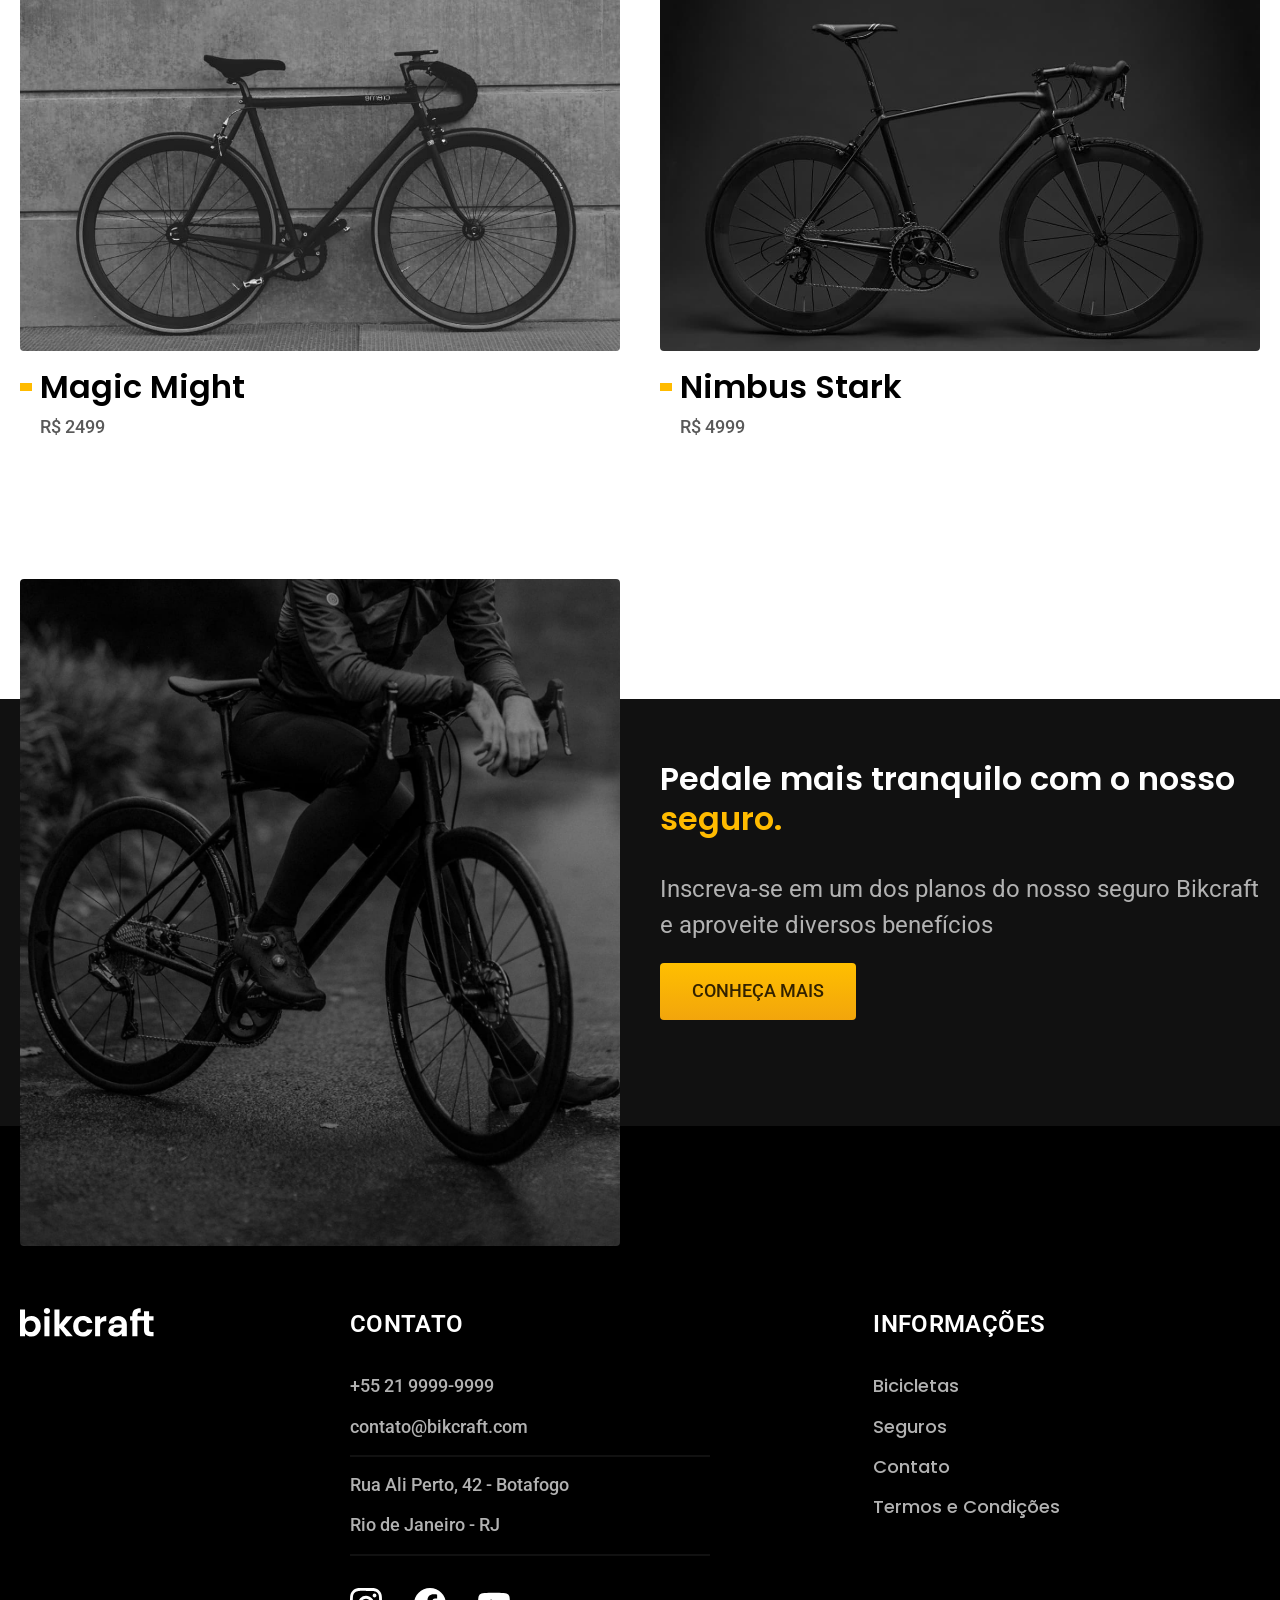
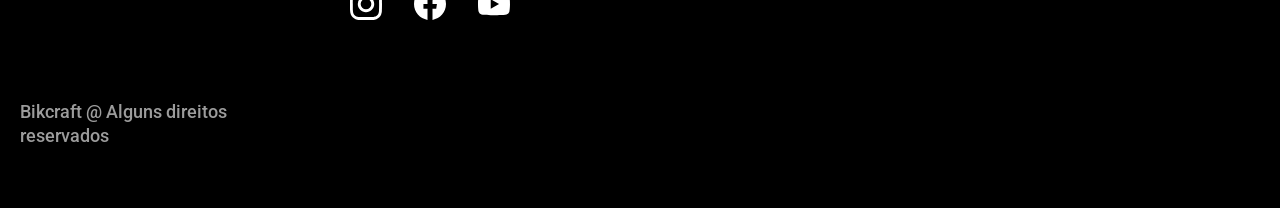
<file: projeto-final/bicicletas/nebula.html>
<!DOCTYPE html>
<html lang="en">
<head>
    <meta charset="UTF-8">
    <meta name="viewport" content="width=device-width, initial-scale=1.0">
    <title>Nebula | Bikcraft - Bicicletas Elétricas </title>

    <link rel="stylesheet" href="../css/style.css">
    <link rel="preconnect" href="https://fonts.googleapis.com">
    <link rel="preconnect" href="https://fonts.gstatic.com" crossorigin>
    <link href="https://fonts.googleapis.com/css2?family=Poppins:wght@400;600&display=swap" rel="stylesheet">
    <link href="https://fonts.googleapis.com/css2?family=Roboto:ital,wdth@0,87.5;1,87.5&display=swap" rel="stylesheet">
    <link href="https://fonts.googleapis.com/css2?family=Roboto:ital,wdth,wght@0,87.5,500;1,87.5,500&display=swap" rel="stylesheet">
    <link href="https://fonts.googleapis.com/css2?family=Merriweather:ital,opsz,wght@1,18..144,900&family=Roboto:ital,wdth,wght@1,87.5,900&display=swap" rel="stylesheet">

</head>
<body id="bicicleta">
    <header class="header-bg">
        <div class="header container">
            <a href="../">
                <img src="../img/bikcraft.svg" alt="Bikcraft">
            </a>

        <nav aria-label="primaria">
            <ul class="header-menu font-1-m cor-0">
                <li><a href="../bicicletas.html">Bicicletas</a></li>
                <li><a href="../seguros.html">Seguros</a></li>
                <li><a href="../contato.html">Contato</a></li>
            </ul>
        </nav>
        </div>
    </header>

    <main class="titulo-bg">
        <div>
            <div class="titulo container">
                <p class="font-2-xl cor-5">R$ 3999</p>
                <h1 class="font-1-xxl cor-0">Nebula Cosmic<span class="cor-p1">.</span></h1>
            </div>
        </div>
        <div class="bicicleta container">
            <div class="bicicleta-imagens">                          
            <img src="../img/bicicleta/nimbus3.jpg" alt="">
            <img src="../img/bicicleta/nimbus1.jpg" alt=""> 
            <img src="../img/bicicleta/nimbus2.jpg" alt="">
            </div>
            <div class="bicicleta-conteudo">
                <p class="font-2-l cor-5">A Nebula Cosmic é a melhor Bikcraft criada pela nossa equipe. Ela vem equipada com os melhores acessórios, o que garante maior velocidade.</p>
                <div class="bicicleta-comprar">
                    <a class="botao" href="../orcamento.html?tipo=bikcraft&produto=nebula">Comprar agora</a>
                    <span class="font-1-xs cor-6"><img src="../img/icones/entrega.svg" alt="">entrega em 5 dias</span>
                    <span class="font-1-xs cor-6"><img src="../img/icones/estoque.svg" alt="">18 em estoque</span>
                </div>

            <h2 class="font-1-xs cor-0">Informações</h2>
            <ul class="bicicleta-informacoes">
                <li>
                    <img src="../img/icones/eletrica.svg" alt="">
                    <h3 class="font-1-m cor-0">Motor Elétrico</h3>
                    <p class="font-2-xs cor-5">Permite você viajar distancias inimagináveis com a sua bike.</p>
                </li>
                <li>
                    <img src="../img/icones/carbono.svg" alt="">
                    <h3 class="font-1-m cor-0">Carbono</h3>
                    <p class="font-2-xs cor-5">Permite você viajar distancias inimagináveis com a sua bike.</p>
                </li>
                <li>
                    <img src="../img/icones/velocidade.svg" alt="">
                    <h3 class="font-1-m cor-0">45 km/h</h3>
                    <p class="font-2-xs cor-5">Permite você viajar distancias inimagináveis com a sua bike.</p>
                </li>
                <li>
                    <img src="../img/icones/rastreador.svg" alt="">
                    <h3 class="font-1-m cor-0">Rastreador</h3>
                    <p class="font-2-xs cor-5">Permite você viajar distancias inimagináveis com a sua bike.</p>
                </li>

            </ul>
            <h2 class="font-1-xs cor-0">Ficha Técnica</h2>
            <ul class="bicicleta-ficha font-2-s cor-4">
                <li>Peso <span>9 kg</span></li>
                <li>Altura <span>60 cm</span></li>
                <li>Largura <span>120 cm</span></li>
                <li>Profundidade <span>10 cm</span></li>
                <li>Marchas <span>16</span></li>
                <li>Roda <span>29</span></li>
            </ul>
            </div>
        </div>
    </main>

    <article class="bicicletas-lista container">
    <h2 class="font-1-xxl">escolha a sua <span class="cor-p1">.</span></h2>

    <ul>
        <li>
            <a href="../bicicletas/magic.html">
            <img src="../img/bicicletas/magic.jpg" alt="Bicicleta preta">
            <h3 class="font-1-xl">Magic Might</h3>
            <span class="font-2-m cor-8">R$ 2499</span>
            </a>
        </li>
        <li>
            <a href="../bicicletas/nimbus.html">
            <img src="../img/bicicletas/nimbus.jpg" alt="Bicicleta preta">
            <h3 class="font-1-xl">Nimbus Stark</h3>
            <span class="font-2-m cor-8">R$ 4999</span>
            </a>
        </li>
    </ul>
    </article>

    <article class="seguro-bg">
        <div class="seguro container">
            <div class="seguro-imagem">
                <img src="../img/fotos/seguros.jpg" alt="Pessoa parada em cima de uma bicicleta">
            </div>
            <div class="seguro-conteudo">
                <h2 class="font-1-xl cor-0">Pedale mais tranquilo com o nosso <span class="cor-p1">seguro.</span></h2>
                <p class="font-2-l cor-5">Inscreva-se em um dos planos do nosso seguro Bikcraft e aproveite diversos benefícios</p>
                <a class="botao" href="../seguros.html">Conheça mais</a>
            </div>

        </div>
    </article>

        <footer class="footer-bg">
            <div class="footer container">
                <img src="../img/bikcraft.svg" alt="">
                <div class="footer-contato">
                    <h3 class="font-2-l-b cor-0">Contato</h3>
                    <ul class="font-2-m cor-5">
                        <li><a href="tel:+5522999999999">+55 21 9999-9999 </a></li>
                        <li><a href="mailto:contato@bikcraft.com">contato@bikcraft.com</a></li>
                        <li>Rua Ali Perto, 42 - Botafogo</li>
                        <li>Rio de Janeiro - RJ</li>
                    </ul>
                    <div class="footer-redes">
                        <a href="../">
                            <img src="../img/redes/instagram.svg" alt="Instagram">
                        </a>
                        <a href="../">
                            <img src="../img/redes/facebook.svg" alt="Facebook">
                        </a>
                        <a href="../">
                            <img src="../img/redes/youtube.svg" alt="Youtube">
                        </a>
                    </div>
                    </div>
                    <div class="footer-informacoes">
                        <h3 class="font-2-l-b cor-0">Informações</h3>
                        <nav>
                            <ul class="font-1-m cor-5">
                                <li><a href="../bicicletas.html">Bicicletas</a></li>
                                <li><a href="../seguros.html">Seguros</a></li>
                                <li><a href="../contato.html">Contato</a></li>
                                <li><a href="../termos.html">Termos e Condições</a></li>
                            </ul>
                        </nav>
            </div>
            <p class="footer-copy font-2-m cor-6">Bikcraft @ Alguns direitos reservados</p>
            </div>
        </footer>
<script src="../js/script.js"></script>
</body>
</html>
</file>
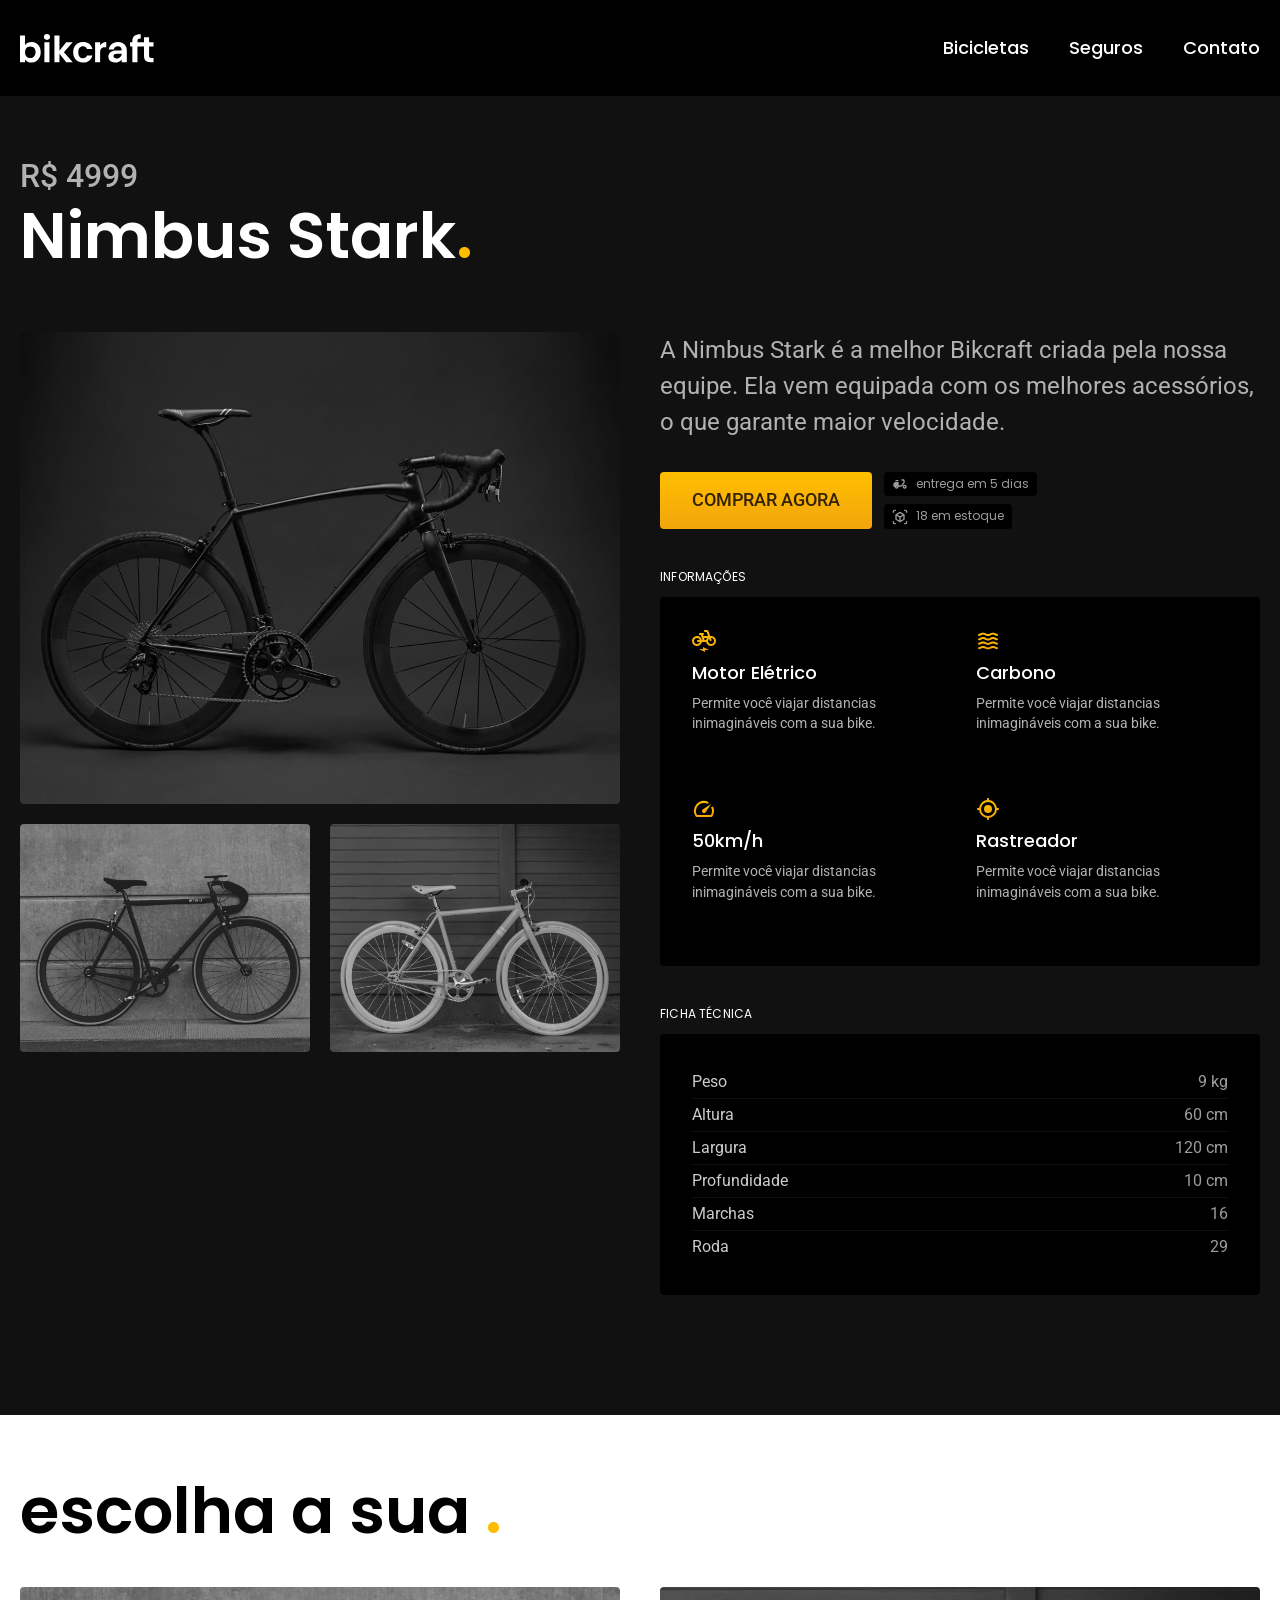
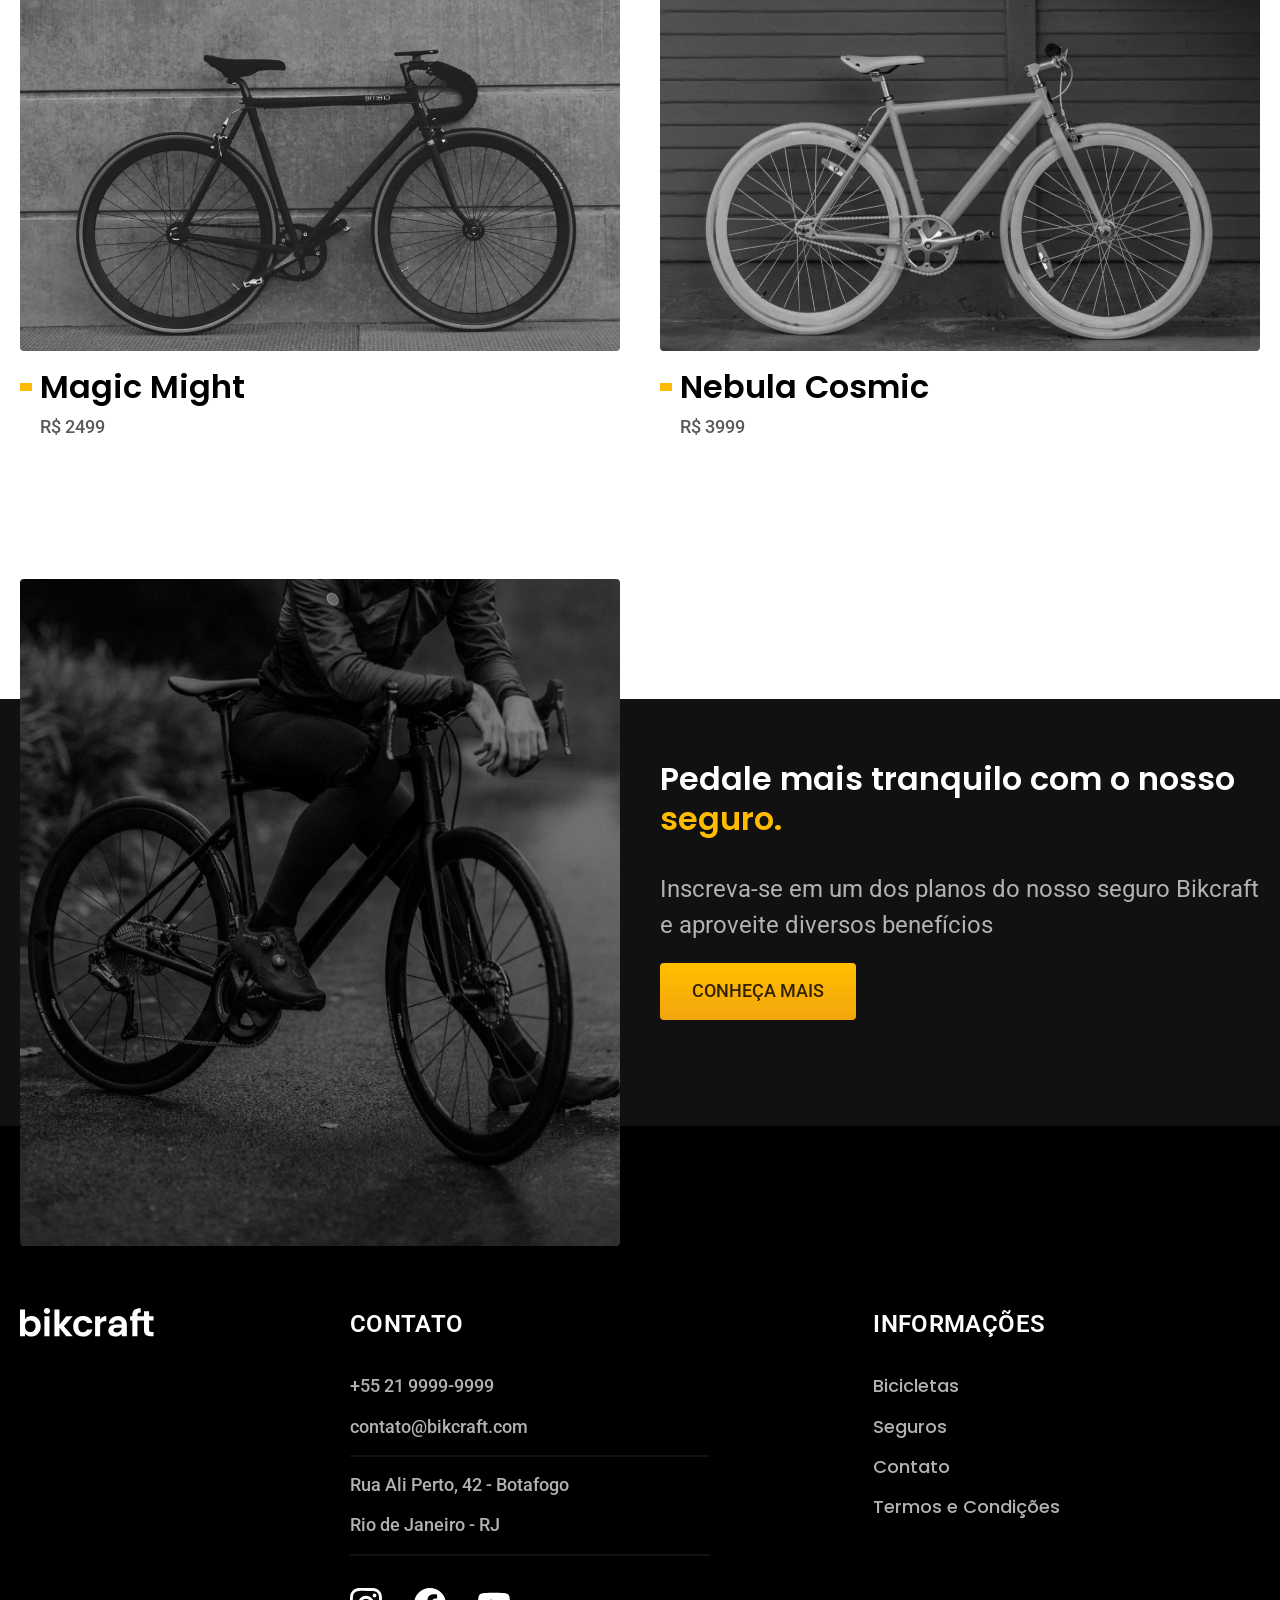
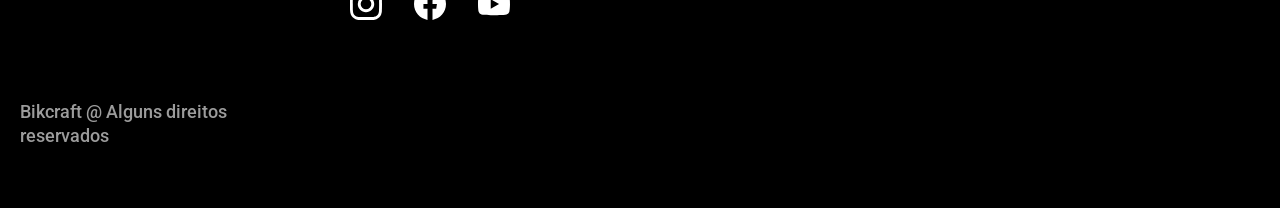
<file: projeto-final/bicicletas/nimbus.html>
<!DOCTYPE html>
<html lang="en">
<head>
    <meta charset="UTF-8">
    <meta name="viewport" content="width=device-width, initial-scale=1.0">
    <title>Nimbus | Bikcraft - Bicicletas Elétricas </title>

    <link rel="stylesheet" href="../css/style.css">
    <link rel="preconnect" href="https://fonts.googleapis.com">
    <link rel="preconnect" href="https://fonts.gstatic.com" crossorigin>
    <link href="https://fonts.googleapis.com/css2?family=Poppins:wght@400;600&display=swap" rel="stylesheet">
    <link href="https://fonts.googleapis.com/css2?family=Roboto:ital,wdth@0,87.5;1,87.5&display=swap" rel="stylesheet">
    <link href="https://fonts.googleapis.com/css2?family=Roboto:ital,wdth,wght@0,87.5,500;1,87.5,500&display=swap" rel="stylesheet">
    <link href="https://fonts.googleapis.com/css2?family=Merriweather:ital,opsz,wght@1,18..144,900&family=Roboto:ital,wdth,wght@1,87.5,900&display=swap" rel="stylesheet">

</head>
<body id="bicicleta">
    <header class="header-bg">
        <div class="header container">
            <a href="../">
                <img src="../img/bikcraft.svg" alt="Bikcraft">
            </a>

        <nav aria-label="primaria">
            <ul class="header-menu font-1-m cor-0">
                <li><a href="../bicicletas.html">Bicicletas</a></li>
                <li><a href="../seguros.html">Seguros</a></li>
                <li><a href="../contato.html">Contato</a></li>
            </ul>
        </nav>
        </div>
    </header>

    <main class="titulo-bg">
        <div>
            <div class="titulo container">
                <p class="font-2-xl cor-5">R$ 4999</p>
                <h1 class="font-1-xxl cor-0">Nimbus Stark<span class="cor-p1">.</span></h1>
            </div>
        </div>
        <div class="bicicleta container">
            <div class="bicicleta-imagens">
            <img src="../img/bicicleta/nimbus1.jpg" alt="">
            <img src="../img/bicicleta/nimbus2.jpg" alt="">
            <img src="../img/bicicleta/nimbus3.jpg" alt="">
            </div>
            <div class="bicicleta-conteudo">
                <p class="font-2-l cor-5">A Nimbus Stark é a melhor Bikcraft criada pela nossa equipe. Ela vem equipada com os melhores acessórios, o que garante maior velocidade.</p>
                <div class="bicicleta-comprar">
                    <a class="botao" href="../orcamento.html?tipo=bikcraft&produto=nimbus">Comprar agora</a>
                    <span class="font-1-xs cor-6"><img src="../img/icones/entrega.svg" alt="">entrega em 5 dias</span>
                    <span class="font-1-xs cor-6"><img src="../img/icones/estoque.svg" alt="">18 em estoque</span>
                </div>

            <h2 class="font-1-xs cor-0">Informações</h2>
            <ul class="bicicleta-informacoes">
                <li>
                    <img src="../img/icones/eletrica.svg" alt="">
                    <h3 class="font-1-m cor-0">Motor Elétrico</h3>
                    <p class="font-2-xs cor-5">Permite você viajar distancias inimagináveis com a sua bike.</p>
                </li>
                <li>
                    <img src="../img/icones/carbono.svg" alt="">
                    <h3 class="font-1-m cor-0">Carbono</h3>
                    <p class="font-2-xs cor-5">Permite você viajar distancias inimagináveis com a sua bike.</p>
                </li>
                <li>
                    <img src="../img/icones/velocidade.svg" alt="">
                    <h3 class="font-1-m cor-0">50km/h</h3>
                    <p class="font-2-xs cor-5">Permite você viajar distancias inimagináveis com a sua bike.</p>
                </li>
                <li>
                    <img src="../img/icones/rastreador.svg" alt="">
                    <h3 class="font-1-m cor-0">Rastreador</h3>
                    <p class="font-2-xs cor-5">Permite você viajar distancias inimagináveis com a sua bike.</p>
                </li>

            </ul>
            <h2 class="font-1-xs cor-0">Ficha Técnica</h2>
            <ul class="bicicleta-ficha font-2-s cor-4">
                <li>Peso <span>9 kg</span></li>
                <li>Altura <span>60 cm</span></li>
                <li>Largura <span>120 cm</span></li>
                <li>Profundidade <span>10 cm</span></li>
                <li>Marchas <span>16</span></li>
                <li>Roda <span>29</span></li>
            </ul>
            </div>
        </div>
    </main>

    <article class="bicicletas-lista container">
    <h2 class="font-1-xxl">escolha a sua <span class="cor-p1">.</span></h2>

    <ul>
        <li>
            <a href="../bicicletas/magic.html">
            <img src="../img/bicicletas/magic.jpg" alt="Bicicleta preta">
            <h3 class="font-1-xl">Magic Might</h3>
            <span class="font-2-m cor-8">R$ 2499</span>
            </a>
        </li>
        <li>
            <a href="../bicicletas/nebula.html">
            <img src="../img/bicicletas/nebula.jpg" alt="Bicicleta preta">
            <h3 class="font-1-xl">Nebula Cosmic</h3>
            <span class="font-2-m cor-8">R$ 3999</span>
            </a>
        </li>
    </ul>
    </article>

    <article class="seguro-bg">
        <div class="seguro container">
            <div class="seguro-imagem">
                <img src="../img/fotos/seguros.jpg" alt="Pessoa parada em cima de uma bicicleta">
            </div>
            <div class="seguro-conteudo">
                <h2 class="font-1-xl cor-0">Pedale mais tranquilo com o nosso <span class="cor-p1">seguro.</span></h2>
                <p class="font-2-l cor-5">Inscreva-se em um dos planos do nosso seguro Bikcraft e aproveite diversos benefícios</p>
                <a class="botao" href="../seguros.html">Conheça mais</a>
            </div>

        </div>
    </article>

        <footer class="footer-bg">
            <div class="footer container">
                <img src="../img/bikcraft.svg" alt="">
                <div class="footer-contato">
                    <h3 class="font-2-l-b cor-0">Contato</h3>
                    <ul class="font-2-m cor-5">
                        <li><a href="tel:+5522999999999">+55 21 9999-9999 </a></li>
                        <li><a href="mailto:contato@bikcraft.com">contato@bikcraft.com</a></li>
                        <li>Rua Ali Perto, 42 - Botafogo</li>
                        <li>Rio de Janeiro - RJ</li>
                    </ul>
                    <div class="footer-redes">
                        <a href="../">
                            <img src="../img/redes/instagram.svg" alt="Instagram">
                        </a>
                        <a href="../">
                            <img src="../img/redes/facebook.svg" alt="Facebook">
                        </a>
                        <a href="../">
                            <img src="../img/redes/youtube.svg" alt="Youtube">
                        </a>
                    </div>
                    </div>
                    <div class="footer-informacoes">
                        <h3 class="font-2-l-b cor-0">Informações</h3>
                        <nav>
                            <ul class="font-1-m cor-5">
                                <li><a href="../bicicletas.html">Bicicletas</a></li>
                                <li><a href="../seguros.html">Seguros</a></li>
                                <li><a href="../contato.html">Contato</a></li>
                                <li><a href="../termos.html">Termos e Condições</a></li>
                            </ul>
                        </nav>
            </div>
            <p class="footer-copy font-2-m cor-6">Bikcraft @ Alguns direitos reservados</p>
            </div>
        </footer>
<script src="../js/script.js"></script>
</body>
</html>
</file>
<file: animais-fantasticos/css/style.css>
@import 'geral.css';
@import 'modal.css';
@import 'tooltip.css';
</file>
<file: projeto-final/css/style.css>
@import url(./utilidades/componentes.css);
@import url(./utilidades/cores.css);
@import url(./utilidades/tipografia.css);
@import url(./utilidades/formularios.css);
@import url(./global/global.css);
@import url(./global/footer.css);
@import url(./global/header.css);
@import url(./home/introducao.css);
@import url(./bicicletas/bicicletas-lista.css);
@import url(./home/tecnologia.css);
@import url(./home/parceiros.css);
@import url(./home/depoimento.css);
@import url(./seguros/seguros.css);
@import url(./termos/termos.css);
@import url(./bicicletas/bicicletas.css);
@import url(./seguros/vantagens.css);
@import url(./seguros/perguntas.css);
@import url(./bicicleta/bicicleta.css);
@import url(./bicicleta/seguro.css);
@import url(./contato/contato.css);
@import url(./contato/lojas.css);
@import url(./orcamento.css/orcamento.css);
</file>
